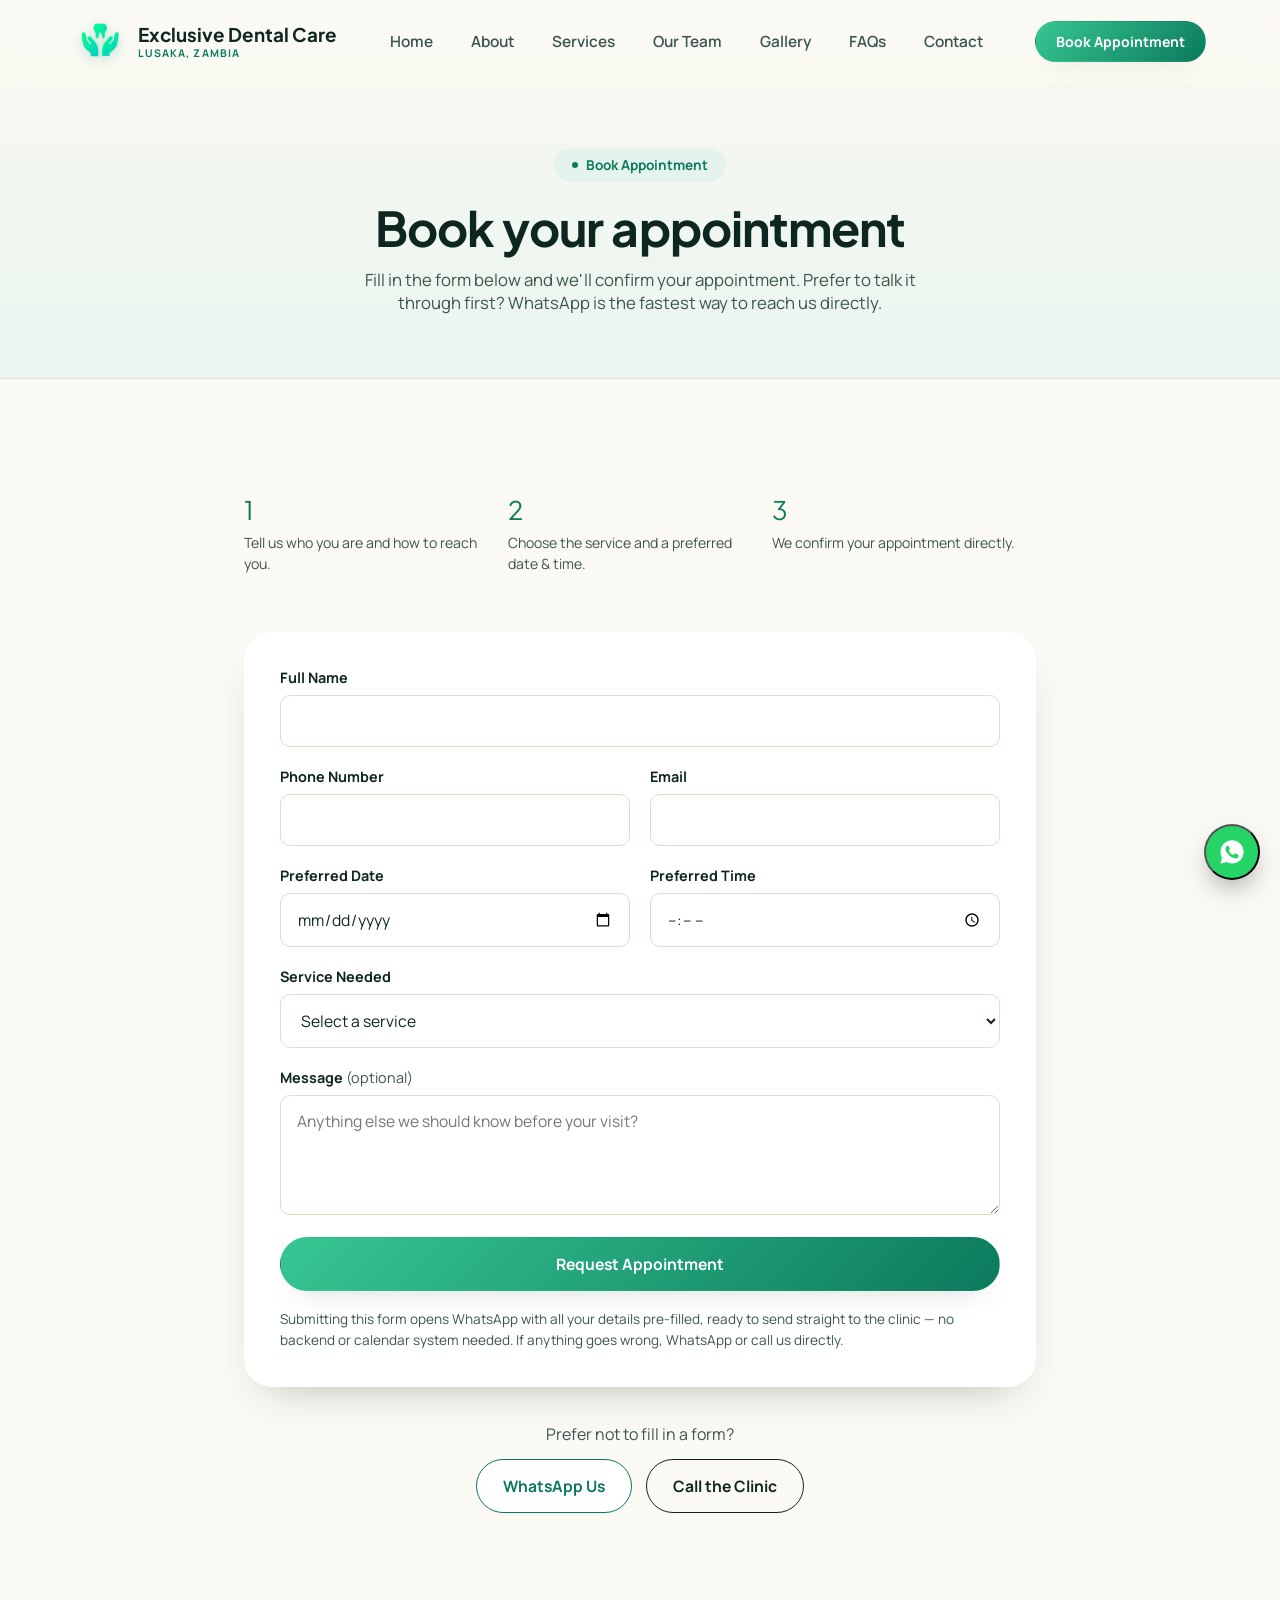
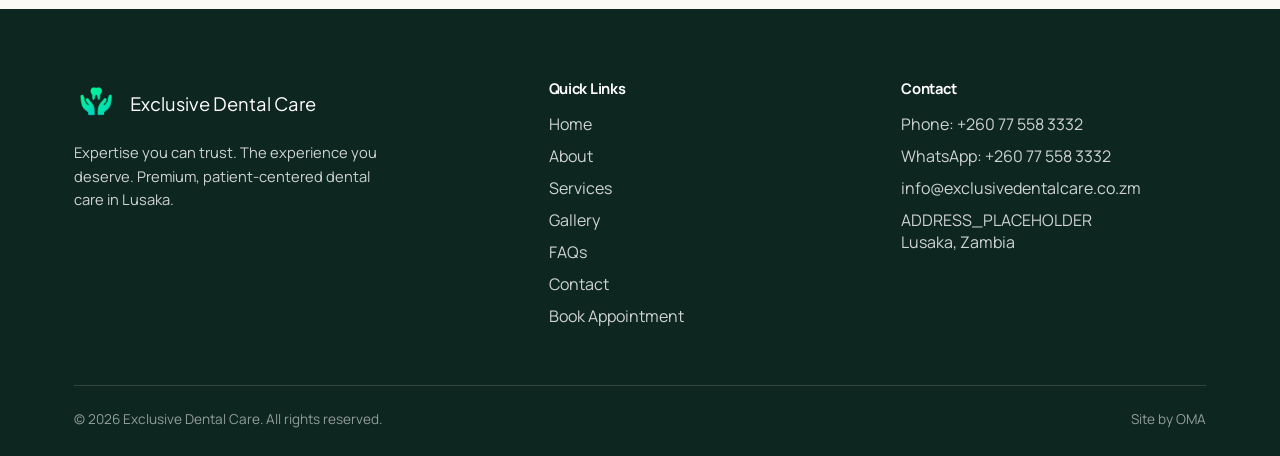
<file: appointment.html>
<!DOCTYPE html>
<html lang="en">
<head>
<meta charset="UTF-8">
<meta name="viewport" content="width=device-width, initial-scale=1.0">
<title>Book an Appointment | Exclusive Dental Care, Lusaka</title>
<meta name="description" content="Request an appointment at Exclusive Dental Care in Lusaka, or reach us instantly on WhatsApp.">
<link rel="icon" href="assets/images/logo.png">
<link rel="stylesheet" href="assets/css/style.css">
<noscript><style>#main{opacity:1!important;transform:none!important;}</style></noscript>
</head>
<body>
<a href="#main" class="skip-link">Skip to content</a>

<header class="nav" data-scrolled="true">
  <div class="container">
    <a href="index.html" class="brand"><img src="assets/images/logo.png" alt="Exclusive Dental Care logo"><span>Exclusive Dental Care<span class="brand-loc">LUSAKA, ZAMBIA</span></span></a>
    <nav class="nav-links" aria-label="Primary">
      <a href="index.html">Home</a>
      <a href="about.html">About</a>
      <a href="services.html">Services</a>
      <a href="team.html">Our Team</a>
      <a href="gallery.html">Gallery</a>
      <a href="faq.html">FAQs</a>
      <a href="contact.html">Contact</a>
    </nav>
    <div class="nav-cta">
      <a href="appointment.html" class="btn btn-primary btn-sm"><span class="bk-long">Book Appointment</span><span class="bk-short">Book Now</span></a>
    </div>
    <button class="nav-burger" aria-expanded="false" aria-controls="mobileMenu" aria-label="Open menu"><span></span><span></span><span></span></button>
  </div>
</header>
<nav class="mobile-menu" id="mobileMenu" data-open="false" aria-label="Mobile">
  <div class="mm-inner">
    <p class="mm-label" style="--i:0">Menu</p>
    <div class="mm-primary">
      <a class="mm-link" href="index.html" style="--i:1"><span class="mm-no">01</span><span class="mm-t">Home</span></a>
      <a class="mm-link" href="about.html" style="--i:2"><span class="mm-no">02</span><span class="mm-t">About</span></a>
      <a class="mm-link" href="services.html" style="--i:3"><span class="mm-no">03</span><span class="mm-t">Services</span></a>
      <a class="mm-link" href="team.html" style="--i:4"><span class="mm-no">04</span><span class="mm-t">Our Team</span></a>
    </div>
    <div class="mm-secondary">
      <a class="mm-link" href="gallery.html" style="--i:5"><span class="mm-t">Gallery</span></a>
      <a class="mm-link" href="faq.html" style="--i:6"><span class="mm-t">FAQs</span></a>
      <a class="mm-link" href="contact.html" style="--i:7"><span class="mm-t">Contact</span></a>
    </div>
    <div class="mm-cta" style="--i:8">
      <a href="appointment.html" class="btn btn-primary btn-block">Book an Appointment</a>
      <a href="#" data-whatsapp class="btn btn-light btn-block">WhatsApp Us</a>
    </div>
    <div class="mm-foot" style="--i:9">
      <strong>Exclusive Dental Care</strong>
      <span>Lusaka, Zambia</span>
      <a href="#" data-tel data-phone-display></a>
      <a href="#" data-mail data-email-display></a>
    </div>
  </div>
</nav>

<main id="main">
  <section class="page-hero">
    <div class="container">
      <span class="kicker-pill">Book Appointment</span>
      <h1>Book your appointment</h1>
      <p>Fill in the form below and we'll confirm your appointment. Prefer to talk it through first? WhatsApp is the fastest way to reach us directly.</p>
    </div>
  </section>

  <section>
    <div class="container" style="max-width:840px">
      <div class="steps reveal">
        <div class="step"><span class="num">1</span><p>Tell us who you are and how to reach you.</p></div>
        <div class="step"><span class="num">2</span><p>Choose the service and a preferred date &amp; time.</p></div>
        <div class="step"><span class="num">3</span><p>We confirm your appointment directly.</p></div>
      </div>

      <div class="form-card reveal">
        <form data-validate data-success-target="#apptSuccess" data-whatsapp-submit data-whatsapp-heading="New Appointment Request" novalidate>
          <div class="form-grid">
            <div class="field full">
              <label for="a-name">Full Name</label>
              <input id="a-name" name="name" type="text" required>
              <span class="err">Please enter your name.</span>
            </div>
            <div class="field">
              <label for="a-phone">Phone Number</label>
              <input id="a-phone" name="phone" type="tel" required>
              <span class="err">Please enter your phone number.</span>
            </div>
            <div class="field">
              <label for="a-email">Email</label>
              <input id="a-email" name="email" type="email" required>
              <span class="err">Please enter a valid email.</span>
            </div>
            <div class="field">
              <label for="a-date">Preferred Date</label>
              <input id="a-date" name="date" type="date" required>
              <span class="err">Please choose a date.</span>
            </div>
            <div class="field">
              <label for="a-time">Preferred Time</label>
              <input id="a-time" name="time" type="time" required>
              <span class="err">Please choose a time.</span>
            </div>
            <div class="field full">
              <label for="a-service">Service Needed</label>
              <select id="a-service" name="service" required>
                <option value="" disabled selected>Select a service</option>
              </select>
              <span class="err">Please select a service.</span>
            </div>
            <div class="field full">
              <label for="a-message">Message <span style="font-weight:400;color:var(--ink-soft)">(optional)</span></label>
              <textarea id="a-message" name="message" placeholder="Anything else we should know before your visit?"></textarea>
            </div>
          </div>
          <button type="submit" class="btn btn-primary btn-block" style="margin-top:22px">Request Appointment</button>
          <p class="form-note">Submitting this form opens WhatsApp with all your details pre-filled, ready to send straight to the clinic — no backend or calendar system needed. If anything goes wrong, WhatsApp or call us directly.</p>
        </form>

        <div class="form-success" id="apptSuccess">
          <div class="ic"><svg width="30" height="30" viewBox="0 0 24 24" fill="none" stroke="currentColor" stroke-width="2"><path d="M20 6 9 17l-5-5"/></svg></div>
          <h3 style="font-size:1.3rem;margin-bottom:8px">Almost there!</h3>
          <p style="color:var(--ink-soft);max-width:44ch;margin:0 auto 22px">We've opened WhatsApp in a new tab with all your appointment details filled in — just hit send to confirm with the clinic.</p>
          <a href="#" data-whatsapp data-whatsapp-fallback data-wa-message="Hello Exclusive Dental Care, I've just submitted an appointment request on your website and would like to confirm a time." class="btn btn-whatsapp">Didn't open? Tap to send on WhatsApp</a>
        </div>
      </div>

      <div style="text-align:center;margin-top:36px" class="reveal">
        <p style="color:var(--ink-soft);margin-bottom:14px">Prefer not to fill in a form?</p>
        <div class="cta-row">
          <a href="#" data-whatsapp class="btn btn-whatsapp">WhatsApp Us</a>
          <a href="#" data-tel class="btn btn-ghost">Call the Clinic</a>
        </div>
      </div>
    </div>
  </section>
</main>

<footer>
  <div class="container">
    <div class="footer-grid">
      <div>
        <div class="footer-brand"><img src="assets/images/logo.png" alt=""><span>Exclusive Dental Care</span></div>
        <p style="max-width:34ch;line-height:1.6;font-size:.92rem;">Expertise you can trust. The experience you deserve. Premium, patient-centered dental care in Lusaka.</p>
      </div>
      <div>
        <h4>Quick Links</h4>
        <ul>
          <li><a href="index.html">Home</a></li>
          <li><a href="about.html">About</a></li>
          <li><a href="services.html">Services</a></li>
          <li><a href="gallery.html">Gallery</a></li>
          <li><a href="faq.html">FAQs</a></li>
          <li><a href="contact.html">Contact</a></li>
          <li><a href="appointment.html">Book Appointment</a></li>
        </ul>
      </div>
      <div>
        <h4>Contact</h4>
        <ul>
          <li><a href="#" data-tel>Phone: <span data-phone-display></span></a></li>
          <li><a href="#" data-whatsapp>WhatsApp: <span data-whatsapp-display></span></a></li>
          <li><a href="#" data-mail data-email-display></a></li>
          <li><span data-address-display></span></li>
        </ul>
      </div>
    </div>
    <div class="footer-bottom">
      <span>© <span data-year></span> Exclusive Dental Care. All rights reserved.</span>
      <span>Site by OMA</span>
    </div>
  </div>
</footer>

<script src="assets/js/config.js"></script>
<script>
  const sel = document.getElementById('a-service');
  SERVICES.forEach(s => sel.insertAdjacentHTML('beforeend', `<option value="${s.name}">${s.name}</option>`));
  // Pre-select a service if arriving from a "Book This Treatment" link with ?service=
  const params = new URLSearchParams(location.search);
  const pre = params.get('service');
  if (pre) { const match = [...sel.options].find(o => o.value === pre); if (match) match.selected = true; }
</script>
<button class="wa-float" data-whatsapp aria-label="Chat on WhatsApp">
  <svg width="28" height="28" viewBox="0 0 24 24" fill="currentColor"><path d="M12.04 2C6.58 2 2.13 6.45 2.13 11.91c0 1.75.46 3.45 1.32 4.95L2 22l5.29-1.39a9.9 9.9 0 0 0 4.75 1.21h.01c5.46 0 9.9-4.45 9.9-9.91C21.96 6.45 17.5 2 12.04 2Zm5.8 14.01c-.24.68-1.4 1.3-1.93 1.38-.5.08-1.12.11-1.8-.11-.42-.13-.95-.31-1.64-.6-2.88-1.24-4.75-4.14-4.9-4.33-.14-.19-1.17-1.56-1.17-2.98s.73-2.11 1-2.4c.24-.27.53-.34.71-.34h.5c.16 0 .38-.02.58.45.24.56.8 1.94.87 2.08.07.14.11.31.02.5-.09.19-.14.31-.28.47-.14.16-.29.36-.42.48-.14.13-.29.28-.13.55.16.27.71 1.17 1.53 1.9 1.05.94 1.94 1.23 2.21 1.37.27.14.43.12.59-.05.16-.17.68-.79.87-1.06.19-.27.37-.22.61-.13.25.09 1.6.75 1.87.89.27.14.45.2.51.32.07.12.07.68-.17 1.36Z"/></svg>
</button>
<script src="assets/js/main.js"></script>
</body>
</html>
</file>
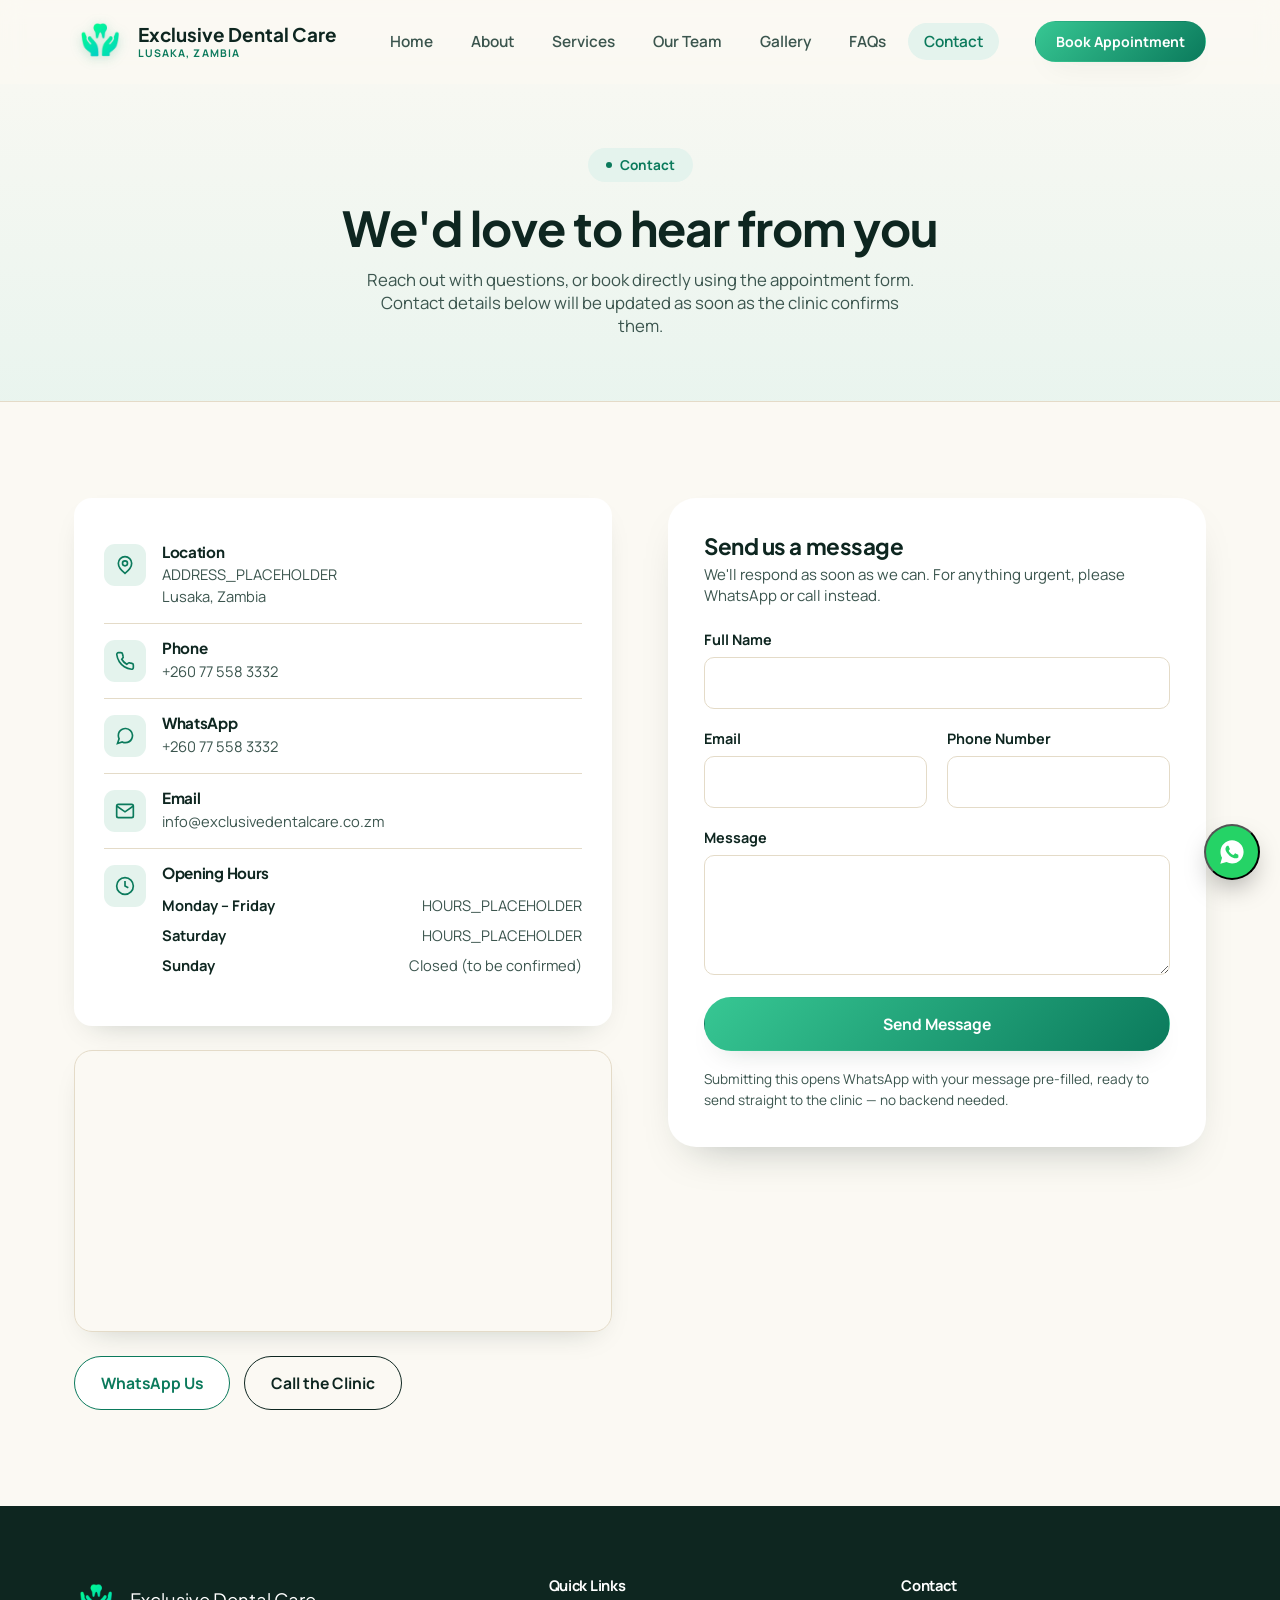
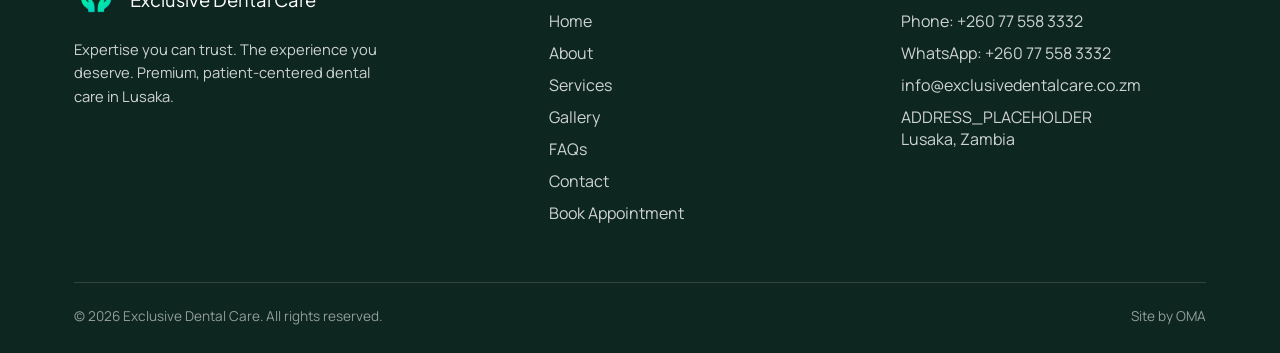
<file: contact.html>
<!DOCTYPE html>
<html lang="en">
<head>
<meta charset="UTF-8">
<meta name="viewport" content="width=device-width, initial-scale=1.0">
<title>Contact Us | Exclusive Dental Care, Lusaka</title>
<meta name="description" content="Contact Exclusive Dental Care in Lusaka — location, phone, WhatsApp, email, opening hours, and a contact form.">
<link rel="icon" href="assets/images/logo.png">
<link rel="stylesheet" href="assets/css/style.css">
<noscript><style>#main{opacity:1!important;transform:none!important;}</style></noscript>
</head>
<body>
<a href="#main" class="skip-link">Skip to content</a>

<header class="nav" data-scrolled="true">
  <div class="container">
    <a href="index.html" class="brand"><img src="assets/images/logo.png" alt="Exclusive Dental Care logo"><span>Exclusive Dental Care<span class="brand-loc">LUSAKA, ZAMBIA</span></span></a>
    <nav class="nav-links" aria-label="Primary">
      <a href="index.html">Home</a>
      <a href="about.html">About</a>
      <a href="services.html">Services</a>
      <a href="team.html">Our Team</a>
      <a href="gallery.html">Gallery</a>
      <a href="faq.html">FAQs</a>
      <a href="contact.html" aria-current="page">Contact</a>
    </nav>
    <div class="nav-cta">
      <a href="appointment.html" class="btn btn-primary btn-sm"><span class="bk-long">Book Appointment</span><span class="bk-short">Book Now</span></a>
    </div>
    <button class="nav-burger" aria-expanded="false" aria-controls="mobileMenu" aria-label="Open menu"><span></span><span></span><span></span></button>
  </div>
</header>
<nav class="mobile-menu" id="mobileMenu" data-open="false" aria-label="Mobile">
  <div class="mm-inner">
    <p class="mm-label" style="--i:0">Menu</p>
    <div class="mm-primary">
      <a class="mm-link" href="index.html" style="--i:1"><span class="mm-no">01</span><span class="mm-t">Home</span></a>
      <a class="mm-link" href="about.html" style="--i:2"><span class="mm-no">02</span><span class="mm-t">About</span></a>
      <a class="mm-link" href="services.html" style="--i:3"><span class="mm-no">03</span><span class="mm-t">Services</span></a>
      <a class="mm-link" href="team.html" style="--i:4"><span class="mm-no">04</span><span class="mm-t">Our Team</span></a>
    </div>
    <div class="mm-secondary">
      <a class="mm-link" href="gallery.html" style="--i:5"><span class="mm-t">Gallery</span></a>
      <a class="mm-link" href="faq.html" style="--i:6"><span class="mm-t">FAQs</span></a>
      <a class="mm-link" href="contact.html" aria-current="page" style="--i:7"><span class="mm-t">Contact</span></a>
    </div>
    <div class="mm-cta" style="--i:8">
      <a href="appointment.html" class="btn btn-primary btn-block">Book an Appointment</a>
      <a href="#" data-whatsapp class="btn btn-light btn-block">WhatsApp Us</a>
    </div>
    <div class="mm-foot" style="--i:9">
      <strong>Exclusive Dental Care</strong>
      <span>Lusaka, Zambia</span>
      <a href="#" data-tel data-phone-display></a>
      <a href="#" data-mail data-email-display></a>
    </div>
  </div>
</nav>

<main id="main">
  <section class="page-hero">
    <div class="container">
      <span class="kicker-pill">Contact</span>
      <h1>We'd love to hear from you</h1>
      <p>Reach out with questions, or book directly using the appointment form. Contact details below will be updated as soon as the clinic confirms them.</p>
    </div>
  </section>

  <section>
    <div class="container contact-grid">
      <div class="reveal">
        <div class="contact-info-card">
          <div class="contact-row">
            <div class="ic"><svg width="20" height="20" viewBox="0 0 24 24" fill="none" stroke="currentColor" stroke-width="2"><path d="M20 10c0 6-8 12-8 12S4 16 4 10a8 8 0 1 1 16 0Z"/><circle cx="12" cy="10" r="3"/></svg></div>
            <div><h4>Location</h4><p data-address-display></p></div>
          </div>
          <div class="contact-row">
            <div class="ic"><svg width="20" height="20" viewBox="0 0 24 24" fill="none" stroke="currentColor" stroke-width="2"><path d="M22 16.92v3a2 2 0 0 1-2.18 2 19.8 19.8 0 0 1-8.63-3.07 19.5 19.5 0 0 1-6-6A19.8 19.8 0 0 1 2.11 4.18 2 2 0 0 1 4.1 2h3a2 2 0 0 1 2 1.72c.12.9.33 1.79.63 2.65a2 2 0 0 1-.45 2.11L8.09 9.91a16 16 0 0 0 6 6l1.43-1.19a2 2 0 0 1 2.11-.45c.86.3 1.75.51 2.65.63A2 2 0 0 1 22 16.92Z"/></svg></div>
            <div><h4>Phone</h4><a href="#" data-tel data-phone-display></a></div>
          </div>
          <div class="contact-row">
            <div class="ic"><svg width="20" height="20" viewBox="0 0 24 24" fill="none" stroke="currentColor" stroke-width="2"><path d="M21 11.5a8.38 8.38 0 0 1-.9 3.8 8.5 8.5 0 0 1-7.6 4.7 8.38 8.38 0 0 1-3.8-.9L3 21l1.9-5.7a8.38 8.38 0 0 1-.9-3.8 8.5 8.5 0 0 1 4.7-7.6 8.38 8.38 0 0 1 3.8-.9h.5a8.48 8.48 0 0 1 8 8v.5Z"/></svg></div>
            <div><h4>WhatsApp</h4><a href="#" data-whatsapp data-whatsapp-display></a></div>
          </div>
          <div class="contact-row">
            <div class="ic"><svg width="20" height="20" viewBox="0 0 24 24" fill="none" stroke="currentColor" stroke-width="2"><rect x="2" y="4" width="20" height="16" rx="2"/><path d="m22 6-10 7L2 6"/></svg></div>
            <div><h4>Email</h4><a href="#" data-mail data-email-display></a></div>
          </div>
          <div class="contact-row" style="align-items:flex-start">
            <div class="ic"><svg width="20" height="20" viewBox="0 0 24 24" fill="none" stroke="currentColor" stroke-width="2"><circle cx="12" cy="12" r="10"/><path d="M12 6v6l4 2"/></svg></div>
            <div style="flex:1"><h4 style="margin-bottom:8px">Opening Hours</h4><div data-hours></div></div>
          </div>
        </div>
        <div class="map-frame">
          <iframe data-map-embed src="" title="Exclusive Dental Care location map" loading="lazy" referrerpolicy="no-referrer-when-downgrade"></iframe>
        </div>
        <div class="cta-row" style="justify-content:flex-start;margin-top:24px">
          <a href="#" data-whatsapp class="btn btn-whatsapp">WhatsApp Us</a>
          <a href="#" data-tel class="btn btn-ghost">Call the Clinic</a>
        </div>
      </div>

      <div class="reveal">
        <div class="form-card">
          <h2 style="font-size:1.4rem;margin-bottom:6px">Send us a message</h2>
          <p style="color:var(--ink-soft);font-size:.94rem;margin-bottom:24px">We'll respond as soon as we can. For anything urgent, please WhatsApp or call instead.</p>

          <form data-validate data-success-target="#contactSuccess" data-whatsapp-submit data-whatsapp-heading="New Message from the Website" novalidate>
            <div class="form-grid">
              <div class="field full">
                <label for="c-name">Full Name</label>
                <input id="c-name" name="name" type="text" required>
                <span class="err">Please enter your name.</span>
              </div>
              <div class="field">
                <label for="c-email">Email</label>
                <input id="c-email" name="email" type="email" required>
                <span class="err">Please enter a valid email.</span>
              </div>
              <div class="field">
                <label for="c-phone">Phone Number</label>
                <input id="c-phone" name="phone" type="tel" required>
                <span class="err">Please enter your phone number.</span>
              </div>
              <div class="field full">
                <label for="c-message">Message</label>
                <textarea id="c-message" name="message" required></textarea>
                <span class="err">Please enter a message.</span>
              </div>
            </div>
            <button type="submit" class="btn btn-primary btn-block" style="margin-top:22px">Send Message</button>
            <p class="form-note">Submitting this opens WhatsApp with your message pre-filled, ready to send straight to the clinic — no backend needed.</p>
          </form>

          <div class="form-success" id="contactSuccess">
            <div class="ic"><svg width="30" height="30" viewBox="0 0 24 24" fill="none" stroke="currentColor" stroke-width="2"><path d="M20 6 9 17l-5-5"/></svg></div>
            <h3 style="font-size:1.25rem;margin-bottom:8px">Almost there!</h3>
            <p style="color:var(--ink-soft);margin-bottom:18px">We've opened WhatsApp in a new tab with your message filled in — just hit send to reach the clinic.</p>
            <a href="#" data-whatsapp data-whatsapp-fallback data-wa-message="Hello Exclusive Dental Care, I've just sent a message via your website." class="btn btn-whatsapp">Didn't open? Tap to send on WhatsApp</a>
          </div>
        </div>
      </div>
    </div>
  </section>
</main>

<footer>
  <div class="container">
    <div class="footer-grid">
      <div>
        <div class="footer-brand"><img src="assets/images/logo.png" alt=""><span>Exclusive Dental Care</span></div>
        <p style="max-width:34ch;line-height:1.6;font-size:.92rem;">Expertise you can trust. The experience you deserve. Premium, patient-centered dental care in Lusaka.</p>
      </div>
      <div>
        <h4>Quick Links</h4>
        <ul>
          <li><a href="index.html">Home</a></li>
          <li><a href="about.html">About</a></li>
          <li><a href="services.html">Services</a></li>
          <li><a href="gallery.html">Gallery</a></li>
          <li><a href="faq.html">FAQs</a></li>
          <li><a href="contact.html">Contact</a></li>
          <li><a href="appointment.html">Book Appointment</a></li>
        </ul>
      </div>
      <div>
        <h4>Contact</h4>
        <ul>
          <li><a href="#" data-tel>Phone: <span data-phone-display></span></a></li>
          <li><a href="#" data-whatsapp>WhatsApp: <span data-whatsapp-display></span></a></li>
          <li><a href="#" data-mail data-email-display></a></li>
          <li><span data-address-display></span></li>
        </ul>
      </div>
    </div>
    <div class="footer-bottom">
      <span>© <span data-year></span> Exclusive Dental Care. All rights reserved.</span>
      <span>Site by OMA</span>
    </div>
  </div>
</footer>

<script src="assets/js/config.js"></script>
<button class="wa-float" data-whatsapp aria-label="Chat on WhatsApp">
  <svg width="28" height="28" viewBox="0 0 24 24" fill="currentColor"><path d="M12.04 2C6.58 2 2.13 6.45 2.13 11.91c0 1.75.46 3.45 1.32 4.95L2 22l5.29-1.39a9.9 9.9 0 0 0 4.75 1.21h.01c5.46 0 9.9-4.45 9.9-9.91C21.96 6.45 17.5 2 12.04 2Zm5.8 14.01c-.24.68-1.4 1.3-1.93 1.38-.5.08-1.12.11-1.8-.11-.42-.13-.95-.31-1.64-.6-2.88-1.24-4.75-4.14-4.9-4.33-.14-.19-1.17-1.56-1.17-2.98s.73-2.11 1-2.4c.24-.27.53-.34.71-.34h.5c.16 0 .38-.02.58.45.24.56.8 1.94.87 2.08.07.14.11.31.02.5-.09.19-.14.31-.28.47-.14.16-.29.36-.42.48-.14.13-.29.28-.13.55.16.27.71 1.17 1.53 1.9 1.05.94 1.94 1.23 2.21 1.37.27.14.43.12.59-.05.16-.17.68-.79.87-1.06.19-.27.37-.22.61-.13.25.09 1.6.75 1.87.89.27.14.45.2.51.32.07.12.07.68-.17 1.36Z"/></svg>
</button>
<script src="assets/js/main.js"></script>
</body>
</html>
</file>
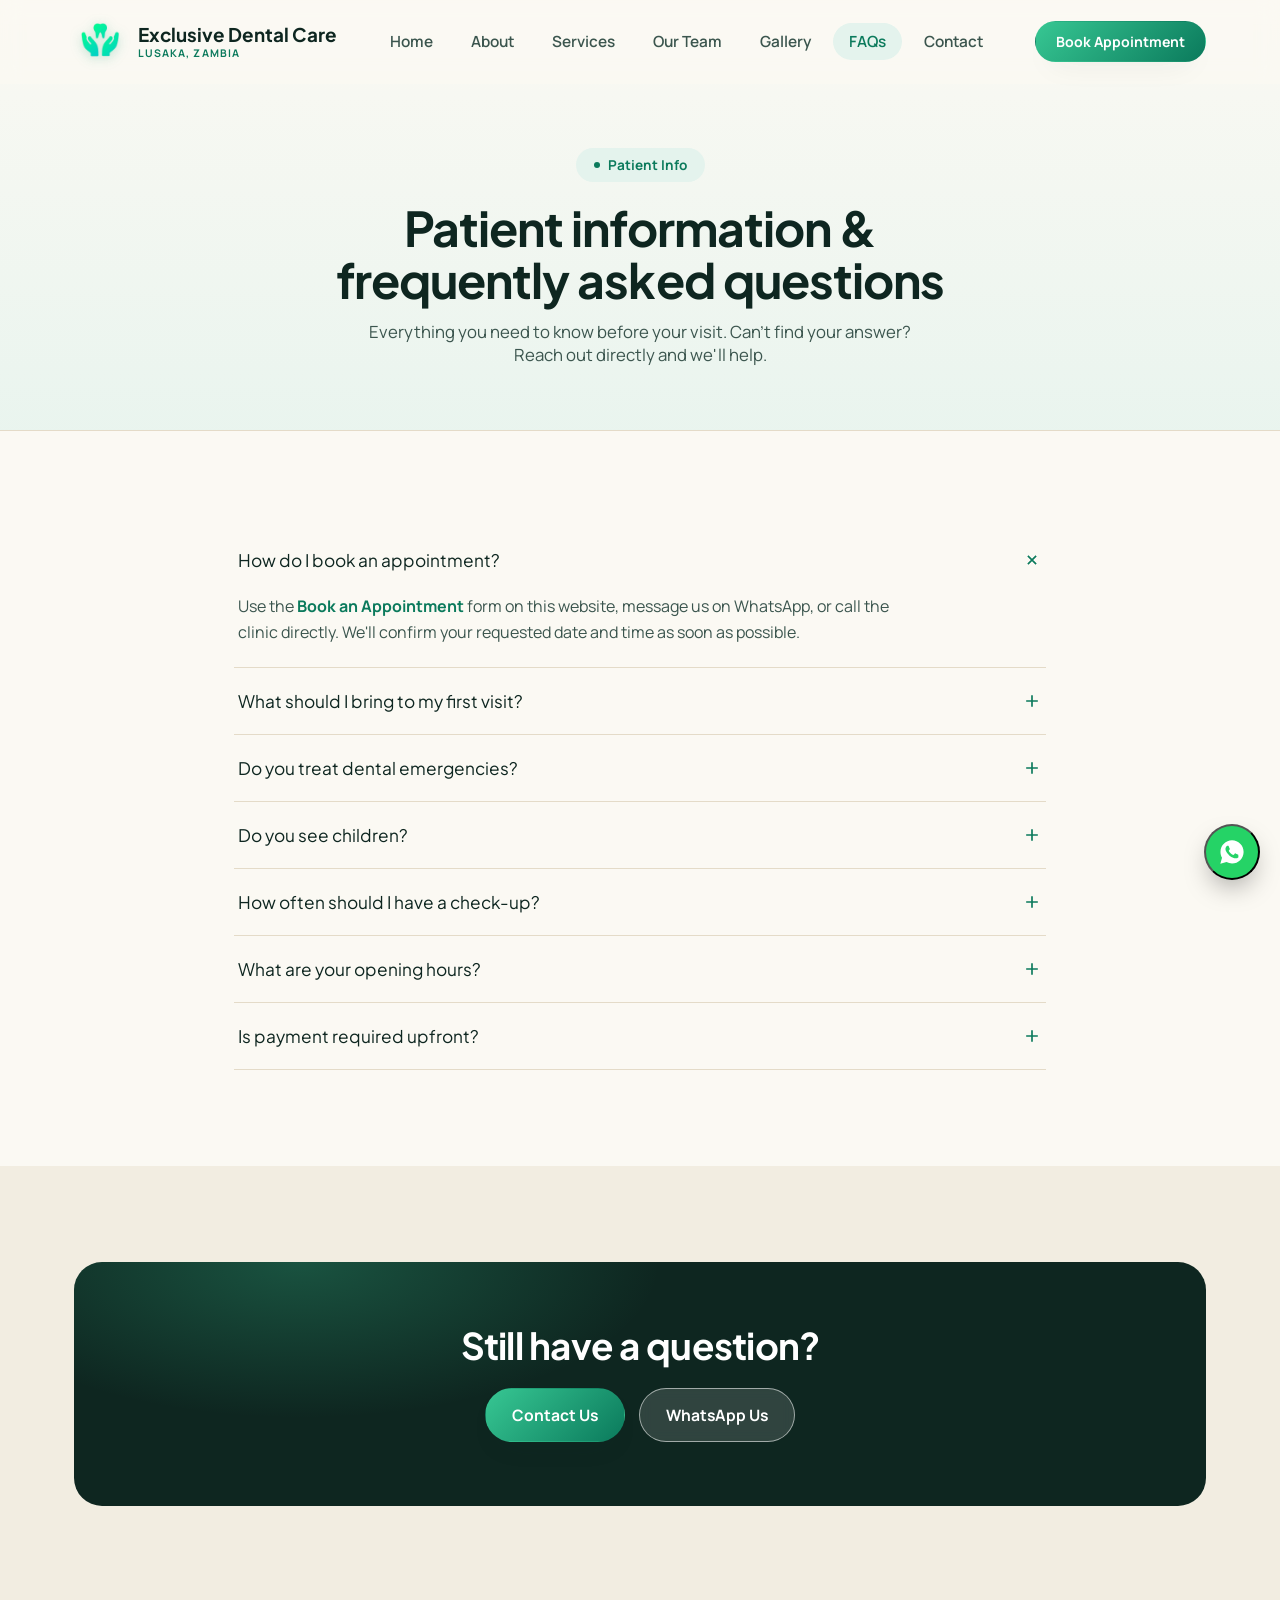
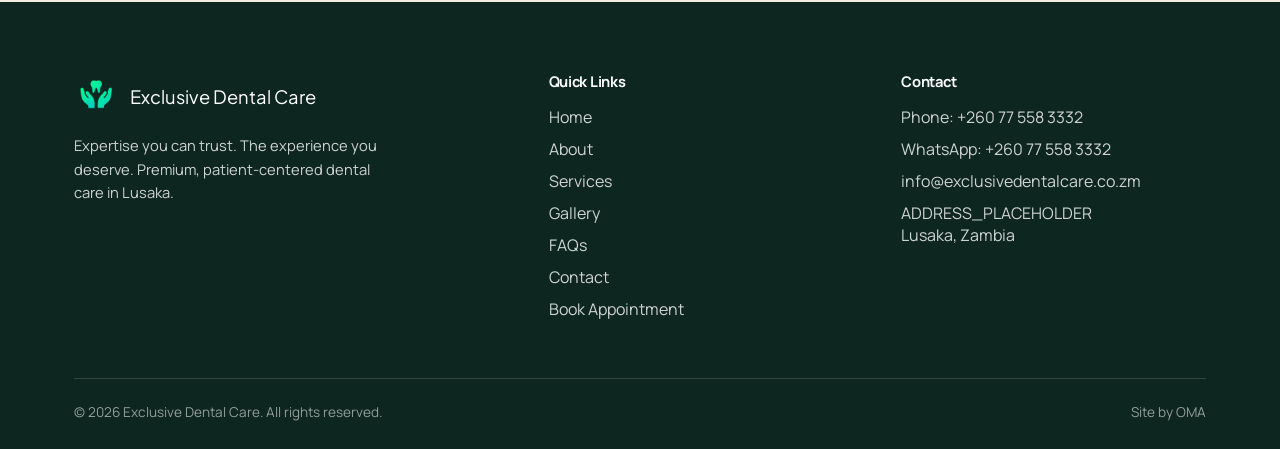
<file: faq.html>
<!DOCTYPE html>
<html lang="en">
<head>
<meta charset="UTF-8">
<meta name="viewport" content="width=device-width, initial-scale=1.0">
<title>Patient Information &amp; FAQs | Exclusive Dental Care, Lusaka</title>
<meta name="description" content="Answers to common questions about appointments, payment, and what to expect at Exclusive Dental Care.">
<link rel="icon" href="assets/images/logo.png">
<link rel="stylesheet" href="assets/css/style.css">
<noscript><style>#main{opacity:1!important;transform:none!important;}</style></noscript>
</head>
<body>
<a href="#main" class="skip-link">Skip to content</a>

<header class="nav" data-scrolled="true">
  <div class="container">
    <a href="index.html" class="brand"><img src="assets/images/logo.png" alt="Exclusive Dental Care logo"><span>Exclusive Dental Care<span class="brand-loc">LUSAKA, ZAMBIA</span></span></a>
    <nav class="nav-links" aria-label="Primary">
      <a href="index.html">Home</a>
      <a href="about.html">About</a>
      <a href="services.html">Services</a>
      <a href="team.html">Our Team</a>
      <a href="gallery.html">Gallery</a>
      <a href="faq.html" aria-current="page">FAQs</a>
      <a href="contact.html">Contact</a>
    </nav>
    <div class="nav-cta">
      <a href="appointment.html" class="btn btn-primary btn-sm"><span class="bk-long">Book Appointment</span><span class="bk-short">Book Now</span></a>
    </div>
    <button class="nav-burger" aria-expanded="false" aria-controls="mobileMenu" aria-label="Open menu"><span></span><span></span><span></span></button>
  </div>
</header>
<nav class="mobile-menu" id="mobileMenu" data-open="false" aria-label="Mobile">
  <div class="mm-inner">
    <p class="mm-label" style="--i:0">Menu</p>
    <div class="mm-primary">
      <a class="mm-link" href="index.html" style="--i:1"><span class="mm-no">01</span><span class="mm-t">Home</span></a>
      <a class="mm-link" href="about.html" style="--i:2"><span class="mm-no">02</span><span class="mm-t">About</span></a>
      <a class="mm-link" href="services.html" style="--i:3"><span class="mm-no">03</span><span class="mm-t">Services</span></a>
      <a class="mm-link" href="team.html" style="--i:4"><span class="mm-no">04</span><span class="mm-t">Our Team</span></a>
    </div>
    <div class="mm-secondary">
      <a class="mm-link" href="gallery.html" style="--i:5"><span class="mm-t">Gallery</span></a>
      <a class="mm-link" href="faq.html" aria-current="page" style="--i:6"><span class="mm-t">FAQs</span></a>
      <a class="mm-link" href="contact.html" style="--i:7"><span class="mm-t">Contact</span></a>
    </div>
    <div class="mm-cta" style="--i:8">
      <a href="appointment.html" class="btn btn-primary btn-block">Book an Appointment</a>
      <a href="#" data-whatsapp class="btn btn-light btn-block">WhatsApp Us</a>
    </div>
    <div class="mm-foot" style="--i:9">
      <strong>Exclusive Dental Care</strong>
      <span>Lusaka, Zambia</span>
      <a href="#" data-tel data-phone-display></a>
      <a href="#" data-mail data-email-display></a>
    </div>
  </div>
</nav>

<main id="main">
  <section class="page-hero">
    <div class="container">
      <span class="kicker-pill">Patient Info</span>
      <h1>Patient information &amp; frequently asked questions</h1>
      <p>Everything you need to know before your visit. Can't find your answer? Reach out directly and we'll help.</p>
    </div>
  </section>

  <section>
    <div class="container" style="max-width:860px">
      <details class="faq-item reveal" open>
        <summary>How do I book an appointment?<svg class="chev" width="20" height="20" viewBox="0 0 24 24" fill="none" stroke="currentColor" stroke-width="2"><path d="M12 5v14M5 12h14"/></svg></summary>
        <p>Use the <a href="appointment.html" style="color:var(--teal-deep);font-weight:700">Book an Appointment</a> form on this website, message us on WhatsApp, or call the clinic directly. We'll confirm your requested date and time as soon as possible.</p>
      </details>
      <details class="faq-item reveal">
        <summary>What should I bring to my first visit?<svg class="chev" width="20" height="20" viewBox="0 0 24 24" fill="none" stroke="currentColor" stroke-width="2"><path d="M12 5v14M5 12h14"/></svg></summary>
        <p>Please bring a valid ID and, if applicable, any relevant previous dental records or referral letters. If you have specific insurance or payment questions, feel free to ask when you book.</p>
      </details>
      <details class="faq-item reveal">
        <summary>Do you treat dental emergencies?<svg class="chev" width="20" height="20" viewBox="0 0 24 24" fill="none" stroke="currentColor" stroke-width="2"><path d="M12 5v14M5 12h14"/></svg></summary>
        <p>Yes. If you're dealing with sudden pain, swelling, or an injury to a tooth, call or WhatsApp the clinic directly so we can prioritize getting you seen.</p>
      </details>
      <details class="faq-item reveal">
        <summary>Do you see children?<svg class="chev" width="20" height="20" viewBox="0 0 24 24" fill="none" stroke="currentColor" stroke-width="2"><path d="M12 5v14M5 12h14"/></svg></summary>
        <p>Yes, we welcome younger patients and take a gentle, unhurried approach to help build comfort with dental visits from an early age.</p>
      </details>
      <details class="faq-item reveal">
        <summary>How often should I have a check-up?<svg class="chev" width="20" height="20" viewBox="0 0 24 24" fill="none" stroke="currentColor" stroke-width="2"><path d="M12 5v14M5 12h14"/></svg></summary>
        <p>Generally, every six months is a reasonable rhythm for most patients — though your dentist may suggest a different interval based on your individual oral health.</p>
      </details>
      <details class="faq-item reveal">
        <summary>What are your opening hours?<svg class="chev" width="20" height="20" viewBox="0 0 24 24" fill="none" stroke="currentColor" stroke-width="2"><path d="M12 5v14M5 12h14"/></svg></summary>
        <p>Our confirmed opening hours are listed on the <a href="contact.html" style="color:var(--teal-deep);font-weight:700">Contact page</a>.</p>
      </details>
      <details class="faq-item reveal">
        <summary>Is payment required upfront?<svg class="chev" width="20" height="20" viewBox="0 0 24 24" fill="none" stroke="currentColor" stroke-width="2"><path d="M12 5v14M5 12h14"/></svg></summary>
        <p>Payment terms will be confirmed directly with the clinic once your appointment is booked — details will be added here once finalized.</p>
      </details>
    </div>
  </section>

  <section style="background:var(--sand)">
    <div class="container">
      <div class="cta-band reveal">
        <h2>Still have a question?</h2>
        <div class="cta-row">
          <a href="contact.html" class="btn btn-primary">Contact Us</a>
          <a href="#" data-whatsapp class="btn btn-light">WhatsApp Us</a>
        </div>
      </div>
    </div>
  </section>
</main>

<footer>
  <div class="container">
    <div class="footer-grid">
      <div>
        <div class="footer-brand"><img src="assets/images/logo.png" alt=""><span>Exclusive Dental Care</span></div>
        <p style="max-width:34ch;line-height:1.6;font-size:.92rem;">Expertise you can trust. The experience you deserve. Premium, patient-centered dental care in Lusaka.</p>
      </div>
      <div>
        <h4>Quick Links</h4>
        <ul>
          <li><a href="index.html">Home</a></li>
          <li><a href="about.html">About</a></li>
          <li><a href="services.html">Services</a></li>
          <li><a href="gallery.html">Gallery</a></li>
          <li><a href="faq.html">FAQs</a></li>
          <li><a href="contact.html">Contact</a></li>
          <li><a href="appointment.html">Book Appointment</a></li>
        </ul>
      </div>
      <div>
        <h4>Contact</h4>
        <ul>
          <li><a href="#" data-tel>Phone: <span data-phone-display></span></a></li>
          <li><a href="#" data-whatsapp>WhatsApp: <span data-whatsapp-display></span></a></li>
          <li><a href="#" data-mail data-email-display></a></li>
          <li><span data-address-display></span></li>
        </ul>
      </div>
    </div>
    <div class="footer-bottom">
      <span>© <span data-year></span> Exclusive Dental Care. All rights reserved.</span>
      <span>Site by OMA</span>
    </div>
  </div>
</footer>

<script src="assets/js/config.js"></script>
<button class="wa-float" data-whatsapp aria-label="Chat on WhatsApp">
  <svg width="28" height="28" viewBox="0 0 24 24" fill="currentColor"><path d="M12.04 2C6.58 2 2.13 6.45 2.13 11.91c0 1.75.46 3.45 1.32 4.95L2 22l5.29-1.39a9.9 9.9 0 0 0 4.75 1.21h.01c5.46 0 9.9-4.45 9.9-9.91C21.96 6.45 17.5 2 12.04 2Zm5.8 14.01c-.24.68-1.4 1.3-1.93 1.38-.5.08-1.12.11-1.8-.11-.42-.13-.95-.31-1.64-.6-2.88-1.24-4.75-4.14-4.9-4.33-.14-.19-1.17-1.56-1.17-2.98s.73-2.11 1-2.4c.24-.27.53-.34.71-.34h.5c.16 0 .38-.02.58.45.24.56.8 1.94.87 2.08.07.14.11.31.02.5-.09.19-.14.31-.28.47-.14.16-.29.36-.42.48-.14.13-.29.28-.13.55.16.27.71 1.17 1.53 1.9 1.05.94 1.94 1.23 2.21 1.37.27.14.43.12.59-.05.16-.17.68-.79.87-1.06.19-.27.37-.22.61-.13.25.09 1.6.75 1.87.89.27.14.45.2.51.32.07.12.07.68-.17 1.36Z"/></svg>
</button>
<script src="assets/js/main.js"></script>
</body>
</html>
</file>
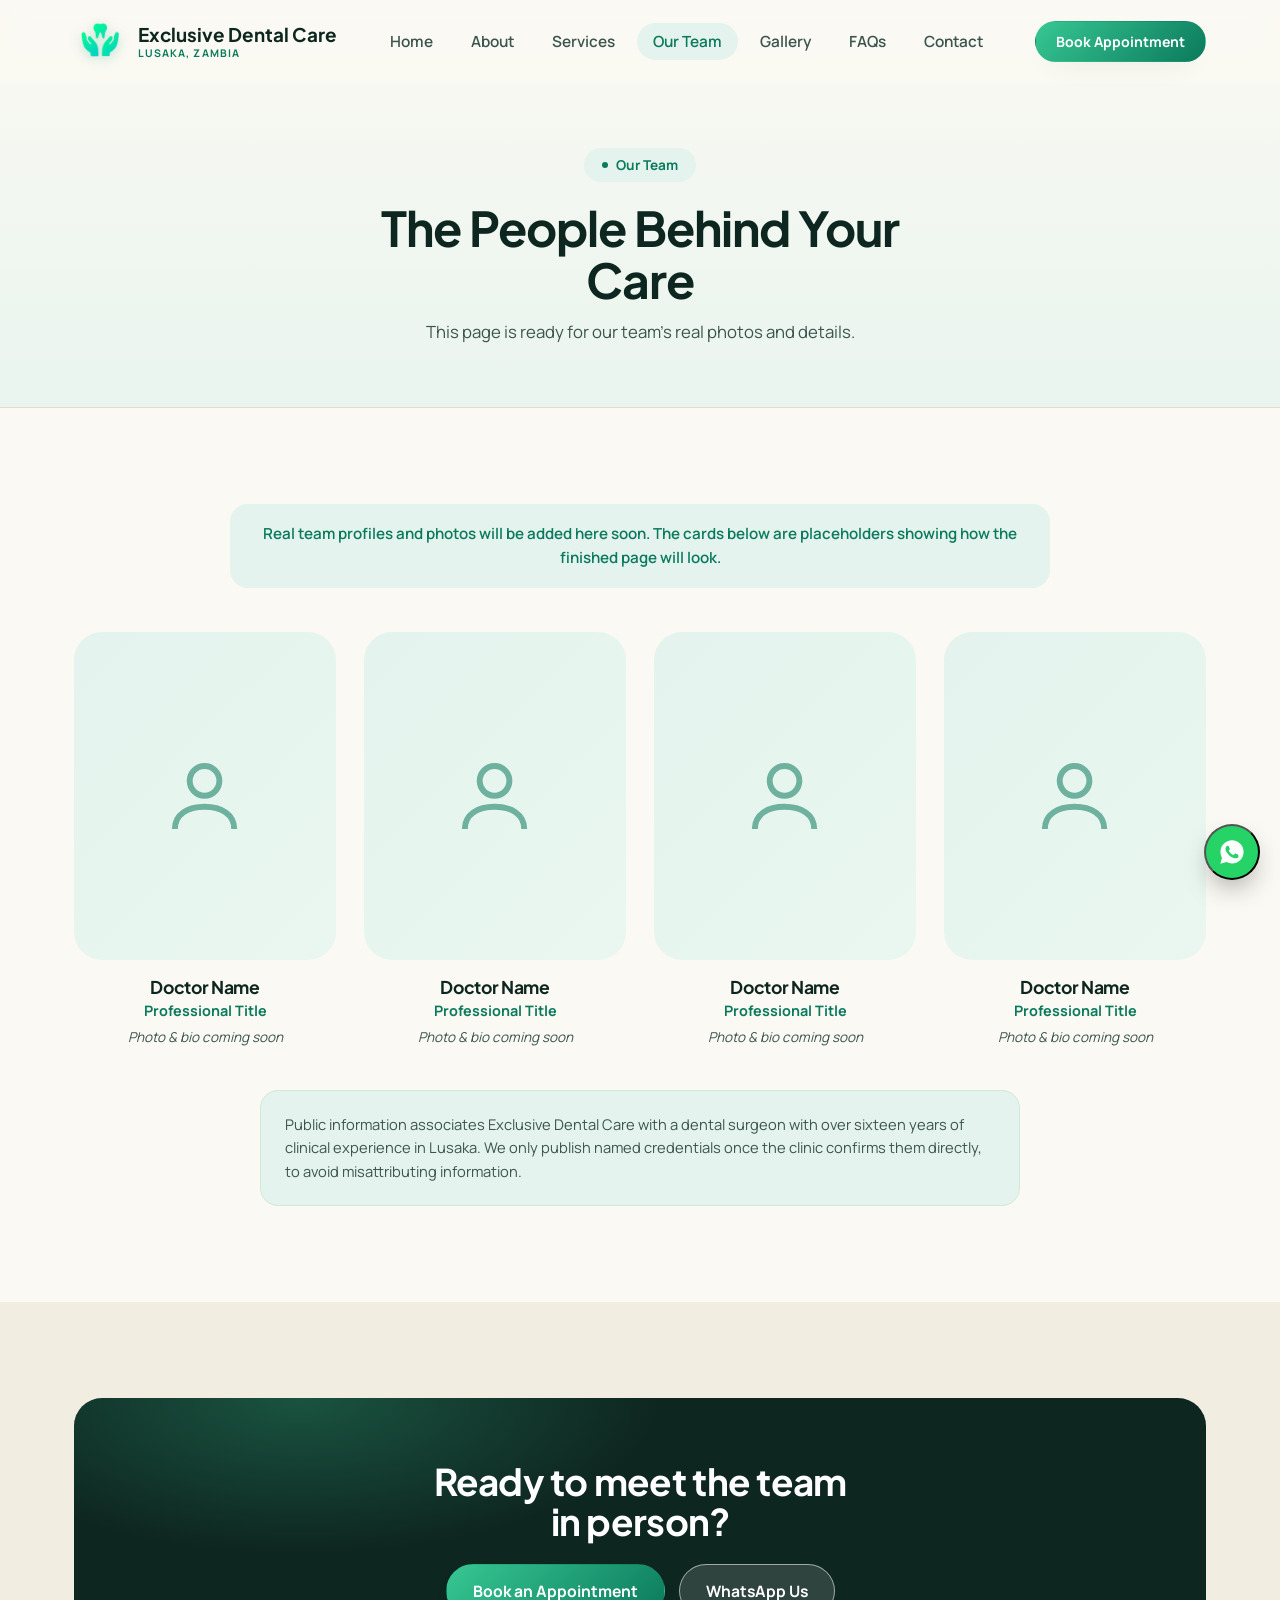
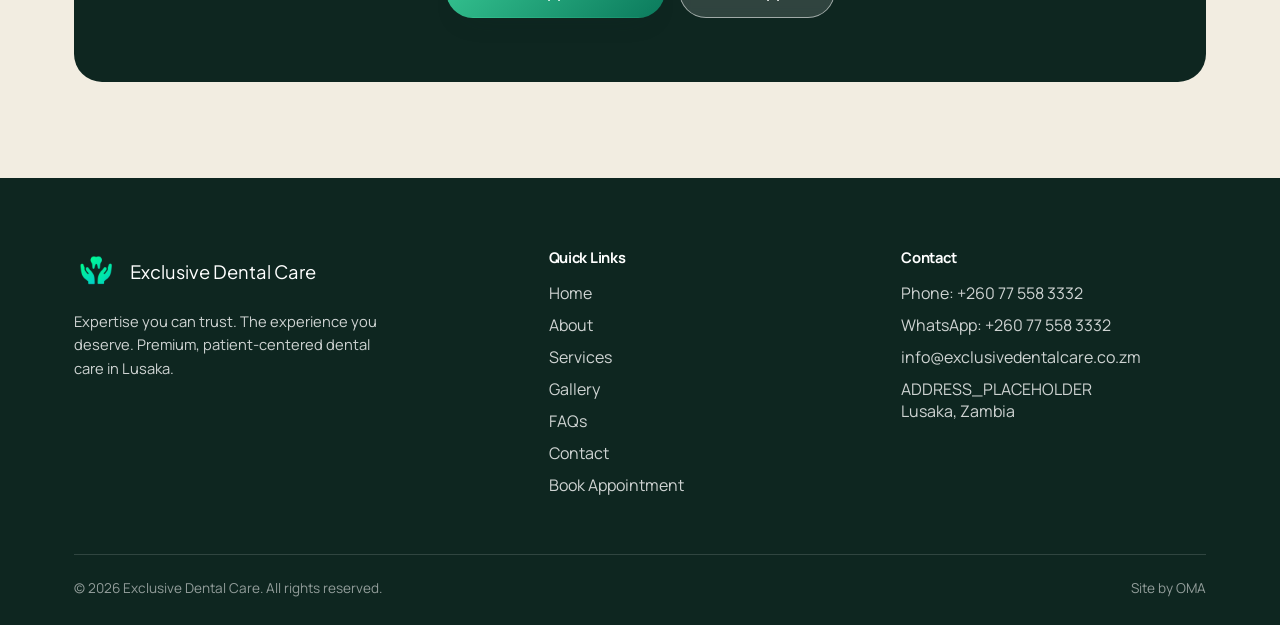
<file: team.html>
<!DOCTYPE html>
<html lang="en">
<head>
<meta charset="UTF-8">
<meta name="viewport" content="width=device-width, initial-scale=1.0">
<title>Our Team | Exclusive Dental Care, Lusaka</title>
<meta name="description" content="Meet the clinical team at Exclusive Dental Care, Lusaka.">
<link rel="icon" href="assets/images/logo.png">
<link rel="stylesheet" href="assets/css/style.css">
<noscript><style>#main{opacity:1!important;transform:none!important;}</style></noscript>
</head>
<body>
<a href="#main" class="skip-link">Skip to content</a>

<header class="nav" data-scrolled="true">
  <div class="container">
    <a href="index.html" class="brand"><img src="assets/images/logo.png" alt="Exclusive Dental Care logo"><span>Exclusive Dental Care<span class="brand-loc">LUSAKA, ZAMBIA</span></span></a>
    <nav class="nav-links" aria-label="Primary">
      <a href="index.html">Home</a>
      <a href="about.html">About</a>
      <a href="services.html">Services</a>
      <a href="team.html" aria-current="page">Our Team</a>
      <a href="gallery.html">Gallery</a>
      <a href="faq.html">FAQs</a>
      <a href="contact.html">Contact</a>
    </nav>
    <div class="nav-cta">
      <a href="appointment.html" class="btn btn-primary btn-sm"><span class="bk-long">Book Appointment</span><span class="bk-short">Book Now</span></a>
    </div>
    <button class="nav-burger" aria-expanded="false" aria-controls="mobileMenu" aria-label="Open menu"><span></span><span></span><span></span></button>
  </div>
</header>
<nav class="mobile-menu" id="mobileMenu" data-open="false" aria-label="Mobile">
  <div class="mm-inner">
    <p class="mm-label" style="--i:0">Menu</p>
    <div class="mm-primary">
      <a class="mm-link" href="index.html" style="--i:1"><span class="mm-no">01</span><span class="mm-t">Home</span></a>
      <a class="mm-link" href="about.html" style="--i:2"><span class="mm-no">02</span><span class="mm-t">About</span></a>
      <a class="mm-link" href="services.html" style="--i:3"><span class="mm-no">03</span><span class="mm-t">Services</span></a>
      <a class="mm-link" href="team.html" aria-current="page" style="--i:4"><span class="mm-no">04</span><span class="mm-t">Our Team</span></a>
    </div>
    <div class="mm-secondary">
      <a class="mm-link" href="gallery.html" style="--i:5"><span class="mm-t">Gallery</span></a>
      <a class="mm-link" href="faq.html" style="--i:6"><span class="mm-t">FAQs</span></a>
      <a class="mm-link" href="contact.html" style="--i:7"><span class="mm-t">Contact</span></a>
    </div>
    <div class="mm-cta" style="--i:8">
      <a href="appointment.html" class="btn btn-primary btn-block">Book an Appointment</a>
      <a href="#" data-whatsapp class="btn btn-light btn-block">WhatsApp Us</a>
    </div>
    <div class="mm-foot" style="--i:9">
      <strong>Exclusive Dental Care</strong>
      <span>Lusaka, Zambia</span>
      <a href="#" data-tel data-phone-display></a>
      <a href="#" data-mail data-email-display></a>
    </div>
  </div>
</nav>

<main id="main">
  <section class="page-hero">
    <div class="container">
      <span class="kicker-pill">Our Team</span>
      <h1>The People Behind Your Care</h1>
      <p>This page is ready for our team's real photos and details.</p>
    </div>
  </section>

  <section>
    <div class="container">
      <div class="info-banner reveal" style="max-width:820px;margin:0 auto 44px;">
        Real team profiles and photos will be added here soon. The cards below are placeholders showing how the finished page will look.
      </div>
      <div class="team-grid">
        <div class="team-card reveal">
          <div class="photo placeholder"><svg viewBox="0 0 24 24" fill="none" stroke="currentColor" stroke-width="1.6"><circle cx="12" cy="8" r="4"/><path d="M4 21c0-4 3.5-6 8-6s8 2 8 6"/></svg></div>
          <h3>Doctor Name</h3>
          <p class="role">Professional Title</p>
          <p class="bio-pending">Photo &amp; bio coming soon</p>
        </div>
        <div class="team-card reveal">
          <div class="photo placeholder"><svg viewBox="0 0 24 24" fill="none" stroke="currentColor" stroke-width="1.6"><circle cx="12" cy="8" r="4"/><path d="M4 21c0-4 3.5-6 8-6s8 2 8 6"/></svg></div>
          <h3>Doctor Name</h3>
          <p class="role">Professional Title</p>
          <p class="bio-pending">Photo &amp; bio coming soon</p>
        </div>
        <div class="team-card reveal">
          <div class="photo placeholder"><svg viewBox="0 0 24 24" fill="none" stroke="currentColor" stroke-width="1.6"><circle cx="12" cy="8" r="4"/><path d="M4 21c0-4 3.5-6 8-6s8 2 8 6"/></svg></div>
          <h3>Doctor Name</h3>
          <p class="role">Professional Title</p>
          <p class="bio-pending">Photo &amp; bio coming soon</p>
        </div>
        <div class="team-card reveal">
          <div class="photo placeholder"><svg viewBox="0 0 24 24" fill="none" stroke="currentColor" stroke-width="1.6"><circle cx="12" cy="8" r="4"/><path d="M4 21c0-4 3.5-6 8-6s8 2 8 6"/></svg></div>
          <h3>Doctor Name</h3>
          <p class="role">Professional Title</p>
          <p class="bio-pending">Photo &amp; bio coming soon</p>
        </div>
      </div>
      <div class="note-box reveal" style="margin-top:44px;max-width:760px;margin-left:auto;margin-right:auto;">
        Public information associates Exclusive Dental Care with a dental surgeon with over sixteen years of clinical experience in Lusaka. We only publish named credentials once the clinic confirms them directly, to avoid misattributing information.
      </div>
    </div>
  </section>

  <section style="background:var(--sand)">
    <div class="container">
      <div class="cta-band reveal">
        <h2>Ready to meet the team in person?</h2>
        <div class="cta-row">
          <a href="appointment.html" class="btn btn-primary">Book an Appointment</a>
          <a href="#" data-whatsapp class="btn btn-light">WhatsApp Us</a>
        </div>
      </div>
    </div>
  </section>
</main>

<footer>
  <div class="container">
    <div class="footer-grid">
      <div>
        <div class="footer-brand"><img src="assets/images/logo.png" alt=""><span>Exclusive Dental Care</span></div>
        <p style="max-width:34ch;line-height:1.6;font-size:.92rem;">Expertise you can trust. The experience you deserve. Premium, patient-centered dental care in Lusaka.</p>
      </div>
      <div>
        <h4>Quick Links</h4>
        <ul>
          <li><a href="index.html">Home</a></li>
          <li><a href="about.html">About</a></li>
          <li><a href="services.html">Services</a></li>
          <li><a href="gallery.html">Gallery</a></li>
          <li><a href="faq.html">FAQs</a></li>
          <li><a href="contact.html">Contact</a></li>
          <li><a href="appointment.html">Book Appointment</a></li>
        </ul>
      </div>
      <div>
        <h4>Contact</h4>
        <ul>
          <li><a href="#" data-tel>Phone: <span data-phone-display></span></a></li>
          <li><a href="#" data-whatsapp>WhatsApp: <span data-whatsapp-display></span></a></li>
          <li><a href="#" data-mail data-email-display></a></li>
          <li><span data-address-display></span></li>
        </ul>
      </div>
    </div>
    <div class="footer-bottom">
      <span>© <span data-year></span> Exclusive Dental Care. All rights reserved.</span>
      <span>Site by OMA</span>
    </div>
  </div>
</footer>

<script src="assets/js/config.js"></script>
<button class="wa-float" data-whatsapp aria-label="Chat on WhatsApp">
  <svg width="28" height="28" viewBox="0 0 24 24" fill="currentColor"><path d="M12.04 2C6.58 2 2.13 6.45 2.13 11.91c0 1.75.46 3.45 1.32 4.95L2 22l5.29-1.39a9.9 9.9 0 0 0 4.75 1.21h.01c5.46 0 9.9-4.45 9.9-9.91C21.96 6.45 17.5 2 12.04 2Zm5.8 14.01c-.24.68-1.4 1.3-1.93 1.38-.5.08-1.12.11-1.8-.11-.42-.13-.95-.31-1.64-.6-2.88-1.24-4.75-4.14-4.9-4.33-.14-.19-1.17-1.56-1.17-2.98s.73-2.11 1-2.4c.24-.27.53-.34.71-.34h.5c.16 0 .38-.02.58.45.24.56.8 1.94.87 2.08.07.14.11.31.02.5-.09.19-.14.31-.28.47-.14.16-.29.36-.42.48-.14.13-.29.28-.13.55.16.27.71 1.17 1.53 1.9 1.05.94 1.94 1.23 2.21 1.37.27.14.43.12.59-.05.16-.17.68-.79.87-1.06.19-.27.37-.22.61-.13.25.09 1.6.75 1.87.89.27.14.45.2.51.32.07.12.07.68-.17 1.36Z"/></svg>
</button>
<script src="assets/js/main.js"></script>
</body>
</html>
</file>
<file: assets/css/style.css>
/* =========================================================================
   EXCLUSIVE DENTAL CARE — DESIGN SYSTEM
   Palette:  deep teal ink, emerald-to-teal brand gradient, warm cream base,
             soft sand surface, quiet gold hairline accent (used sparingly).
   Type:     Fraunces (display/serif) + Manrope (body/UI)
   ========================================================================= */

@import url('https://fonts.googleapis.com/css2?family=Plus+Jakarta+Sans:wght@400;500;600;700;800&family=Manrope:wght@400;500;600;700;800&display=swap');

:root{
  --ink:        #0E2620;
  --ink-soft:   #3B554E;
  --teal-deep:  #0B7A5C;
  --teal:       #12966E;
  --teal-light: #37C793;
  --teal-pale:  #E4F3ED;
  --gold:       #B8933B;
  --cream:      #FBF9F3;
  --sand:       #F2EDE1;
  --sand-line:  #E4DBC8;
  --white:      #FFFFFF;
  --shadow-soft: 0 20px 45px -25px rgba(14,38,32,.35);
  --shadow-card: 0 12px 30px -18px rgba(14,38,32,.28);
  --radius-lg: 28px;
  --radius-md: 18px;
  --radius-sm: 10px;
  --maxw: 1180px;
  --nav-h: 84px;
  --ease: cubic-bezier(.22,.61,.36,1);
}

*,*::before,*::after{ box-sizing:border-box; }
html{ scroll-behavior:smooth; scroll-padding-top: var(--nav-h); }
@media (prefers-reduced-motion: reduce){
  html{ scroll-behavior:auto; }
  *,*::before,*::after{ animation-duration:.001ms !important; animation-iteration-count:1 !important; transition-duration:.001ms !important; scroll-behavior:auto !important; }
}

body{
  margin:0;
  font-family:'Manrope',sans-serif;
  color:var(--ink);
  background:var(--cream);
  -webkit-font-smoothing:antialiased;
  overflow-x:hidden;
}

img{ max-width:100%; display:block; }
a{ color:inherit; text-decoration:none; }
button{ font-family:inherit; cursor:pointer; }
ul{ margin:0; padding:0; list-style:none; }
h1,h2,h3,h4{ font-family:'Plus Jakarta Sans',sans-serif; margin:0; font-weight:700; letter-spacing:-.02em; line-height:1.08; }
p{ margin:0; }

.container{ max-width:var(--maxw); margin:0 auto; padding:0 24px; }
section{ padding: 96px 0; }
@media (max-width:720px){ section{ padding:64px 0; } }

.eyebrow-free{ /* intentionally no ALL-CAPS eyebrow labels used site-wide */ }

/* ---------- page transitions (fade + slide the main content only, so the
   fixed nav / floating WhatsApp button / welcome overlay never shift) ---------- */
#main{ opacity:0; transform:translateY(14px); }
#main.page-ready{
  opacity:1; transform:translateY(0);
  transition:opacity .5s var(--ease), transform .5s var(--ease);
}
#main.page-exit{
  opacity:0; transform:translateY(-10px);
  transition:opacity .28s var(--ease), transform .28s var(--ease);
}

/* ---------- focus & accessibility ---------- */
a:focus-visible, button:focus-visible, input:focus-visible, textarea:focus-visible, select:focus-visible{
  outline: 3px solid var(--teal-light);
  outline-offset: 3px;
  border-radius: 6px;
}
.skip-link{
  position:absolute; left:12px; top:-60px; background:var(--ink); color:#fff;
  padding:10px 16px; border-radius:8px; z-index:1000; transition:top .2s var(--ease);
}
.skip-link:focus{ top:12px; }

/* ---------- buttons ---------- */
.btn{
  display:inline-flex; align-items:center; justify-content:center; gap:8px;
  padding:15px 26px; border-radius:100px; font-weight:700; font-size:.98rem;
  border:1.5px solid transparent; transition:transform .25s var(--ease), box-shadow .25s var(--ease), background .25s var(--ease), color .25s var(--ease);
  white-space:nowrap;
}
.btn-primary{ background:linear-gradient(135deg,var(--teal-light),var(--teal-deep)); color:#fff; box-shadow:var(--shadow-card); }
@media (hover:hover) and (pointer:fine){ .btn-primary:hover{ transform:translateY(-2px); box-shadow:0 18px 34px -16px rgba(11,122,92,.55); } }
.btn-ghost{ background:transparent; color:var(--ink); border-color:var(--ink); }
.btn-ghost:hover{ background:var(--ink); color:#fff; }
.btn-whatsapp{ background:#fff; color:var(--teal-deep); border-color:var(--teal-deep); }
.btn-whatsapp:hover{ background:var(--teal-deep); color:#fff; }
.btn-light{ background:rgba(255,255,255,.14); color:#fff; border-color:rgba(255,255,255,.55); backdrop-filter:blur(6px); }
.btn-light:hover{ background:#fff; color:var(--teal-deep); }
.btn-sm{ padding:10px 20px; font-size:.88rem; }
.btn-block{ width:100%; }
.btn:active{ transform:scale(.97); }
.wa-float:active{ transform:scale(.92); }

/* ---------- welcome intro animation: emblem ring + letter reveal, doors open to the site ---------- */
#welcome{ position:fixed; inset:0; z-index:9999; display:flex; align-items:center; justify-content:center; overflow:hidden; }
.w-panel{
  position:absolute; top:0; bottom:0; width:50.4%; z-index:0;
  background:
    radial-gradient(60% 55% at 50% 42%, rgba(55,199,147,.22), transparent 70%),
    linear-gradient(160deg, #0F3A2F 0%, var(--ink) 60%);
  background-size:200% 100%; transition:transform .95s cubic-bezier(.76,0,.24,1) .3s;
}
.w-left{ left:0; background-position:left top; }
.w-right{ right:0; background-position:right top; }
#welcome[data-hide="true"]{ pointer-events:none; }
#welcome[data-hide="true"] .w-left{ transform:translateX(-101%); }
#welcome[data-hide="true"] .w-right{ transform:translateX(101%); }
#welcome[data-hide="true"] .w-stage, #welcome[data-hide="true"] .w-progress{ opacity:0; transform:scale(1.05); transition:opacity .4s var(--ease), transform .6s var(--ease); }
.w-stage{ position:relative; z-index:1; display:flex; flex-direction:column; align-items:center; text-align:center; gap:12px; padding:0 20px; }
.w-emblem{ position:relative; width:116px; height:116px; display:grid; place-items:center; border-radius:50%; overflow:hidden; margin-bottom:10px; }
.w-ring{ position:absolute; inset:0; width:100%; height:100%; transform:rotate(-90deg); }
.w-ring circle{ fill:none; stroke:var(--teal-light); stroke-width:1.6; stroke-linecap:round; stroke-dasharray:352; stroke-dashoffset:352; animation:wRing 1.5s cubic-bezier(.65,0,.35,1) .2s forwards; }
.w-logo{ position:relative; width:64px; height:64px; opacity:0; transform:scale(.55) rotate(-8deg); animation:wLogoPop .9s cubic-bezier(.22,1.25,.36,1) .85s forwards; }
.w-shine{ position:absolute; inset:0; background:linear-gradient(115deg, transparent 35%, rgba(255,255,255,.5) 50%, transparent 65%); transform:translateX(-130%); animation:wShine 1.1s ease 1.55s forwards; }
.w-eyebrow{ margin:0; color:var(--teal-light); font-weight:800; font-size:.78rem; letter-spacing:.28em; text-transform:uppercase; opacity:0; animation:wRise .7s var(--ease) 1.25s forwards; }
.w-title{ margin:0; color:#fff; font-family:'Plus Jakarta Sans',sans-serif; font-weight:800; font-size:clamp(1.35rem,6.4vw,3.1rem); letter-spacing:-.01em; line-height:1.15; white-space:nowrap; }
.w-title .ch{ display:inline-block; opacity:0; transform:translateY(55%); filter:blur(6px); animation:wLetter .7s cubic-bezier(.2,.8,.2,1) forwards; animation-delay:calc(1.45s + var(--i) * 42ms); }
.w-loc{ margin:0; color:rgba(255,255,255,.6); font-size:.74rem; font-weight:700; letter-spacing:.32em; text-transform:uppercase; opacity:0; animation:wRise .7s var(--ease) 2.5s forwards; }
.w-tag{ margin:6px 0 0; color:rgba(255,255,255,.82); font-size:clamp(.88rem,2.6vw,1.02rem); max-width:40ch; opacity:0; animation:wRise .8s var(--ease) 2.85s forwards; }
.w-tag b{ color:var(--teal-light); font-weight:700; padding:0 .35em; }
.w-progress{ position:absolute; left:50%; bottom:9vh; transform:translateX(-50%); z-index:1; display:flex; align-items:center; gap:14px; width:min(280px,64vw); color:rgba(255,255,255,.7); font-size:.78rem; font-weight:700; letter-spacing:.1em; }
.w-count{ min-width:2.6ch; text-align:right; font-variant-numeric:tabular-nums; }
.w-bar{ flex:1; height:2px; background:rgba(255,255,255,.14); border-radius:2px; overflow:hidden; }
.w-bar i{ display:block; height:100%; width:0; background:linear-gradient(90deg, var(--teal-light), var(--gold)); animation:wBar 4.1s linear .1s forwards; }
@keyframes wRing{ to{ stroke-dashoffset:0; } }
@keyframes wLogoPop{ to{ opacity:1; transform:scale(1) rotate(0); } }
@keyframes wShine{ to{ transform:translateX(130%); } }
@keyframes wRise{ from{ opacity:0; transform:translateY(12px); } to{ opacity:1; transform:translateY(0); } }
@keyframes wLetter{ to{ opacity:1; transform:translateY(0); filter:blur(0); } }
@keyframes wBar{ to{ width:100%; } }
@media (prefers-reduced-motion: reduce){
  .w-panel{ transition:none; }
  .w-ring circle, .w-logo, .w-shine, .w-eyebrow, .w-title .ch, .w-loc, .w-tag, .w-bar i{ animation:none !important; opacity:1 !important; transform:none !important; filter:none !important; stroke-dashoffset:0 !important; width:auto; }
  .w-bar i{ width:100% !important; }
}

/* ---------- navigation ---------- */
.nav{
  position:fixed; top:0; left:0; right:0; z-index:500; height:var(--nav-h);
  display:flex; align-items:center; background:rgba(251,249,243,.85); backdrop-filter:blur(10px);
  border-bottom:1px solid transparent; transition:border-color .3s, background .3s;
}
.nav[data-scrolled="true"]{ border-color:var(--sand-line); }
.nav .container{ display:flex; align-items:center; justify-content:space-between; width:100%; }
.brand{ display:flex; align-items:center; gap:12px; font-family:'Plus Jakarta Sans',sans-serif; font-weight:700; font-size:1.18rem; color:var(--ink); line-height:1.25; }
.brand img{ width:38px; height:38px; }
.brand .brand-loc{ display:block; font-family:'Manrope',sans-serif; font-weight:700; font-size:.66rem; letter-spacing:.1em; color:var(--teal-deep); margin-top:1px; }
.nav-links{ display:flex; align-items:center; gap:6px; }
.nav-links a{ font-weight:600; font-size:.96rem; color:var(--ink-soft); transition:color .2s, background .2s; position:relative; padding:8px 16px; border-radius:100px; }
.nav-links a:hover{ color:var(--teal-deep); background:rgba(228,243,237,.7); }
.nav-links a[aria-current="page"]{ color:var(--teal-deep); background:var(--teal-pale); }
.nav-cta{ display:flex; align-items:center; gap:12px; }
.nav-burger{ display:none; }

@media (max-width:960px){
  .nav .container{ gap:10px; }
  .nav-links{ display:none; }
  .nav-cta{ margin-left:auto; }
  .nav-cta .btn:not(.btn-primary){ display:none; }
  .nav-burger{
    display:flex; flex-direction:column; gap:5px; width:42px; height:42px;
    align-items:center; justify-content:center; background:var(--ink); border:none;
    border-radius:12px; z-index:600; transition:background .2s; flex-shrink:0;
  }
  .nav-burger span{ width:18px; height:2px; background:#fff; border-radius:2px; transition:transform .3s var(--ease), opacity .3s var(--ease); }
  @media (hover:hover) and (pointer:fine){ .nav-burger:hover{ background:var(--teal-deep); } }
  .nav-burger[aria-expanded="true"] span:nth-child(1){ transform:translateY(7px) rotate(45deg); }
  .nav-burger[aria-expanded="true"] span:nth-child(2){ opacity:0; }
  .nav-burger[aria-expanded="true"] span:nth-child(3){ transform:translateY(-7px) rotate(-45deg); }

}
@media (min-width:961px){ .mobile-menu{ display:none; } }
@media (max-width:480px){
  .nav .container{ gap:8px; }
  .brand{ gap:8px; }
  .brand img{ width:32px; height:32px; }
  .brand > span{ font-size:.95rem; }
  .nav-cta .btn-sm{ padding:9px 14px; font-size:.82rem; }
}

/* ---------- hero ---------- */
.hero{
  position:relative; min-height:100vh; min-height:100svh; display:flex; align-items:flex-end;
  color:#fff; overflow:hidden; padding-top:var(--nav-h);
}
.hero-slides{ position:absolute; inset:0; z-index:0; }
.hero-slide{
  position:absolute; inset:0; background-size:cover; background-position:center;
  opacity:0; transition:opacity 1.6s var(--ease);
}
.hero-slide[data-active="true"]{ opacity:1; }
.hero-slides::after{
  content:""; position:absolute; inset:0;
  background:linear-gradient(180deg, rgba(11,26,22,.35) 0%, rgba(11,26,22,.55) 55%, rgba(8,20,17,.92) 100%);
}
.hero-content{ position:relative; z-index:1; padding:0 24px 26px; width:100%; }
@media (max-width:640px){ .hero-content{ padding:0 20px 12px; } }
@media (max-width:640px){ .hero-inner{ gap:14px; } .hero-sub{ font-size:1rem; } }
.hero-inner{ max-width:var(--maxw); margin:0 auto; text-align:left; display:flex; flex-direction:column; align-items:flex-start; gap:18px; }
.hero-kicker{
  color:var(--teal-light); font-weight:800; font-size:.82rem; letter-spacing:.14em;
  text-transform:uppercase; display:block;
}
.hero-headline{
  font-size:clamp(2.1rem,6vw,4.1rem); font-weight:800; max-width:14ch;
  min-height:2.3em; text-align:left; position:relative; width:100%;
}
.hero-headline .hh-text{
  opacity:0; transform:translateY(14px); transition:opacity .9s var(--ease), transform .9s var(--ease);
  position:absolute; inset:0; display:flex; align-items:center;
}
.hero-headline .hh-text[data-active="true"]{ opacity:1; transform:translateY(0); position:relative; }
.hero-sub{ font-size:1.08rem; color:rgba(255,255,255,.85); max-width:46ch; }
.hero-ctas{ display:flex; flex-wrap:wrap; gap:14px; justify-content:flex-start; margin-top:6px; }
.hero-dots{
  position:absolute; right:22px; top:50%; transform:translateY(-50%); z-index:2;
  display:flex; flex-direction:column; gap:10px; align-items:center;
}
.hero-dots button{
  width:6px; height:6px; border-radius:50%; background:rgba(255,255,255,.4);
  border:none; padding:0; transition:height .3s var(--ease), background .3s;
}
.hero-dots button[data-active="true"]{ height:28px; border-radius:6px; background:var(--teal-light); }
@media (max-width:640px){ .hero-dots{ right:14px; } }

/* floating whatsapp button — persistent, all pages */
.wa-float{
  position:fixed; right:20px; bottom:20px; width:56px; height:56px; border-radius:50%;
  background:#25D366; color:#fff; display:flex; align-items:center; justify-content:center;
  box-shadow:0 12px 28px -8px rgba(0,0,0,.4); z-index:450; transition:transform .25s var(--ease);
}
@media (hover:hover) and (pointer:fine){ .wa-float:hover{ transform:scale(1.08); } }
@media (max-width:640px){ .wa-float{ width:50px; height:50px; right:16px; bottom:16px; } }

/* ---------- section headers ---------- */
.section-head{ max-width:640px; margin-bottom:48px; }
.section-head.center{ margin-left:auto; margin-right:auto; text-align:center; }
.section-head h2{ font-size:clamp(1.7rem,3.4vw,2.6rem); }
.section-head p{ margin-top:14px; color:var(--ink-soft); font-size:1.05rem; line-height:1.6; }
.kicker{ color:var(--teal-deep); font-weight:700; font-size:.95rem; margin-bottom:10px; display:block; }
.kicker-pill{
  display:inline-flex; align-items:center; gap:8px; background:var(--teal-pale); color:var(--teal-deep);
  font-weight:700; font-size:.85rem; padding:8px 18px; border-radius:100px; margin-bottom:20px;
}
.kicker-pill::before{ content:""; width:6px; height:6px; border-radius:50%; background:var(--teal-deep); flex-shrink:0; }
.info-banner{
  background:var(--teal-pale); border-radius:var(--radius-md); padding:18px 26px;
  text-align:center; color:var(--teal-deep); font-weight:600; font-size:.95rem; line-height:1.6;
}

/* ---------- welcome/intro copy section ---------- */
.intro-grid{ display:grid; grid-template-columns:1.05fr .95fr; gap:64px; align-items:center; }
.intro-grid img{ border-radius:var(--radius-lg); box-shadow:var(--shadow-soft); width:100%; height:520px; object-fit:cover; }
.intro-copy p{ color:var(--ink-soft); line-height:1.75; font-size:1.05rem; margin-top:16px; }
.intro-copy p + p{ margin-top:14px; }
@media (max-width:900px){
  .intro-grid{ grid-template-columns:1fr; gap:36px; }
  .intro-grid img{ height:320px; order:-1; }
}

/* ---------- service cards (compact grid — used on services.html style contexts) ---------- */
.grid-3{ display:grid; grid-template-columns:repeat(3,1fr); gap:28px; }
.grid-4{ display:grid; grid-template-columns:repeat(4,1fr); gap:24px; }
@media (max-width:960px){ .grid-3{ grid-template-columns:repeat(2,1fr); } .grid-4{ grid-template-columns:repeat(2,1fr); } }
@media (max-width:620px){ .grid-3{ grid-template-columns:1fr; } .grid-4{ grid-template-columns:1fr; } }

.card{
  background:#fff; border-radius:var(--radius-md); overflow:hidden; box-shadow:var(--shadow-card);
  display:flex; flex-direction:column; transition:transform .35s var(--ease), box-shadow .35s var(--ease);
}
@media (hover:hover) and (pointer:fine){ .card:hover{ transform:translateY(-6px); box-shadow:0 24px 40px -20px rgba(14,38,32,.32); } }
.card img{ height:190px; width:100%; object-fit:cover; }
.card-body{ padding:24px; display:flex; flex-direction:column; gap:10px; flex:1; }
.card-body h3{ font-size:1.18rem; }
.card-body p{ color:var(--ink-soft); font-size:.96rem; line-height:1.55; flex:1; }
.card-link{ font-weight:700; color:var(--teal-deep); display:inline-flex; align-items:center; gap:6px; margin-top:4px; }
.card-link svg{ transition:transform .25s var(--ease); }
@media (hover:hover) and (pointer:fine){ .card-link:hover svg{ transform:translateX(4px); } }

/* ---------- big/full-width feature cards (homepage services preview) ---------- */
.feature-cards{ display:flex; flex-direction:column; gap:28px; }
.card-feature{
  display:grid; grid-template-columns:1fr 1fr; background:#fff; border-radius:var(--radius-lg);
  overflow:hidden; box-shadow:var(--shadow-card); transition:transform .35s var(--ease), box-shadow .35s var(--ease);
  min-height:320px;
}
@media (hover:hover) and (pointer:fine){ .card-feature:hover{ transform:translateY(-6px); box-shadow:0 28px 46px -20px rgba(14,38,32,.32); } }
.card-feature .cf-img{ height:100%; min-height:280px; overflow:hidden; }
.card-feature .cf-img img{ width:100%; height:100%; object-fit:cover; display:block; }
.card-feature .cf-body{ padding:44px 48px; display:flex; flex-direction:column; justify-content:center; gap:14px; }
.card-feature h3{ font-size:clamp(1.4rem,2.4vw,1.8rem); }
.card-feature p{ color:var(--ink-soft); font-size:1.02rem; line-height:1.65; }
.card-feature:nth-child(even){ grid-template-columns:1fr 1fr; }
.card-feature:nth-child(even) .cf-img{ order:2; }
.card-feature:nth-child(even) .cf-body{ order:1; }
@media (max-width:760px){
  .card-feature{ grid-template-columns:1fr; min-height:0; }
  .card-feature .cf-img{ height:230px; min-height:0; order:1 !important; }
  .card-feature .cf-body{ order:2 !important; padding:28px 26px; }
}

/* ---------- why-choose feature list ---------- */
.feature-row{ display:grid; grid-template-columns:repeat(3,1fr); gap:36px; }
@media (max-width:900px){ .feature-row{ grid-template-columns:1fr 1fr; } }
@media (max-width:600px){ .feature-row{ grid-template-columns:1fr; } }
.feature{ padding:8px 0; border-top:1px solid var(--sand-line); padding-top:22px; }
.feature .ficon{ width:44px; height:44px; border-radius:12px; background:var(--teal-pale); color:var(--teal-deep); display:flex; align-items:center; justify-content:center; margin-bottom:16px; }
.feature h3{ font-size:1.08rem; margin-bottom:8px; }
.feature p{ color:var(--ink-soft); font-size:.94rem; line-height:1.55; }

/* ---------- dark cta band ---------- */
.cta-band{ background:var(--ink); color:#fff; border-radius:var(--radius-lg); padding:64px 40px; text-align:center; position:relative; overflow:hidden; }
.cta-band::before{ content:""; position:absolute; inset:0; background:radial-gradient(600px 260px at 20% 0%, rgba(55,199,147,.28), transparent 60%); }
.cta-band > *{ position:relative; }
.cta-band h2{ color:#fff; font-size:clamp(1.6rem,3.6vw,2.3rem); max-width:16ch; margin:0 auto 22px; }
.cta-row{ display:flex; gap:14px; justify-content:center; flex-wrap:wrap; margin-top:10px; }

/* ---------- gallery preview strip ---------- */
.gallery-strip{ display:grid; grid-template-columns:repeat(4,1fr); gap:18px; }
.gallery-strip a{ border-radius:var(--radius-sm); overflow:hidden; aspect-ratio:1/1; display:block; position:relative; }
.gallery-strip img{ width:100%; height:100%; object-fit:cover; transition:transform .5s var(--ease); }
@media (hover:hover) and (pointer:fine){ .gallery-strip a:hover img{ transform:scale(1.06); } }
@media (max-width:760px){ .gallery-strip{ grid-template-columns:repeat(2,1fr); } }

/* ---------- footer ---------- */
footer{ background:var(--ink); color:rgba(255,255,255,.8); padding:72px 0 28px; }
.footer-grid{ display:grid; grid-template-columns:1.4fr 1fr 1fr; gap:48px; }
.footer-brand{ display:flex; align-items:center; gap:12px; margin-bottom:16px; }
.footer-brand img{ width:36px; height:36px; }
.footer-brand span{ font-family:'Plus Jakarta Sans',sans-serif; color:#fff; font-size:1.15rem; }
footer h4{ font-family:'Manrope',sans-serif; font-weight:700; color:#fff; font-size:.92rem; margin-bottom:16px; }
footer ul li{ margin-bottom:10px; }
footer a:hover{ color:#fff; }
.footer-bottom{ border-top:1px solid rgba(255,255,255,.14); margin-top:48px; padding-top:24px; font-size:.85rem; display:flex; justify-content:space-between; flex-wrap:wrap; gap:10px; color:rgba(255,255,255,.55); }
@media (max-width:760px){ .footer-grid{ grid-template-columns:1fr; gap:32px; } }

/* ---------- page hero (interior pages) ---------- */
.page-hero{
  padding:calc(var(--nav-h) + 64px) 0 64px;
  background:linear-gradient(180deg, var(--cream) 0%, var(--teal-pale) 130%);
  border-bottom:1px solid var(--sand-line); text-align:center;
}
.page-hero .container{ display:flex; flex-direction:column; align-items:center; }
.page-hero h1{ font-size:clamp(1.9rem,4.2vw,3rem); max-width:18ch; }
.page-hero p{ margin-top:14px; color:var(--ink-soft); max-width:56ch; font-size:1.05rem; }
.crumb{ font-size:.88rem; color:var(--ink-soft); margin-bottom:14px; }
.crumb a{ color:var(--teal-deep); font-weight:700; }

/* ---------- about page ---------- */
.value-list{ display:grid; grid-template-columns:repeat(2,1fr); gap:28px; }
@media (max-width:700px){ .value-list{ grid-template-columns:1fr; } }
.value-item{ background:#fff; border-radius:var(--radius-md); padding:26px; box-shadow:var(--shadow-card); transition:transform .3s var(--ease), box-shadow .3s var(--ease); }
@media (hover:hover) and (pointer:fine){ .value-item:hover{ transform:translateY(-4px); box-shadow:0 20px 34px -18px rgba(14,38,32,.28); } }
.value-item h3{ font-size:1.05rem; margin-bottom:8px; }
.value-item p{ color:var(--ink-soft); font-size:.95rem; line-height:1.55; }

.note-box{
  background:var(--teal-pale); border:1px solid #cfe9dc; border-radius:var(--radius-md);
  padding:22px 24px; font-size:.92rem; color:var(--ink-soft); line-height:1.6; margin-top:32px;
}

/* ---------- services page: big poster cards ---------- */
.services-grid{ display:grid; grid-template-columns:repeat(3,1fr); gap:26px; }
@media (max-width:900px){ .services-grid{ grid-template-columns:repeat(2,1fr); } }
@media (max-width:620px){ .services-grid{ grid-template-columns:1fr; } }

.service-card-big{
  background:#fff; border-radius:var(--radius-lg); overflow:hidden; box-shadow:var(--shadow-card);
  transition:transform .3s var(--ease), box-shadow .3s var(--ease);
}
@media (hover:hover) and (pointer:fine){ .service-card-big:not([open]):hover{ transform:translateY(-6px); box-shadow:0 24px 42px -18px rgba(14,38,32,.32); } }
.service-card-big[open]{ grid-column:1/-1; display:grid; grid-template-columns:360px 1fr; }

.service-poster{
  position:relative; display:block; cursor:pointer; list-style:none; aspect-ratio:1/1; overflow:hidden;
}
.service-poster::-webkit-details-marker{ display:none; }
.service-card-big[open] .service-poster{ aspect-ratio:auto; grid-column:1; grid-row:1; height:100%; min-height:300px; }
.service-poster img{ width:100%; height:100%; object-fit:cover; display:block; transition:transform .5s var(--ease); }
@media (hover:hover) and (pointer:fine){ .service-card-big:not([open]) .service-poster:hover img{ transform:scale(1.06); } }
.service-poster::after{ content:""; position:absolute; inset:0; background:linear-gradient(180deg, rgba(6,20,16,0) 42%, rgba(6,20,16,.86) 100%); }
.sp-label{ position:absolute; left:0; right:0; bottom:0; z-index:1; padding:20px 22px; display:flex; align-items:flex-end; justify-content:space-between; gap:12px; }
.sp-label h3{ color:#fff; font-size:1.15rem; line-height:1.28; }
.chev-circle{
  width:36px; height:36px; border-radius:50%; background:rgba(255,255,255,.22); backdrop-filter:blur(4px);
  display:flex; align-items:center; justify-content:center; flex-shrink:0; transition:background .3s;
}
.chev-circle svg{ transition:transform .3s var(--ease); color:#fff; }
.service-card-big[open] .chev-circle{ background:var(--teal-light); }
.service-card-big[open] .chev-circle svg{ transform:rotate(180deg); }

.service-info{ display:none; padding:32px 34px; flex-direction:column; justify-content:center; gap:2px; }
.service-card-big[open] .service-info{ display:flex; grid-column:2; grid-row:1; }
.service-info h4{ font-size:.85rem; color:var(--teal-deep); font-weight:700; margin-bottom:6px; }
.service-info p{ color:var(--ink-soft); font-size:.95rem; line-height:1.6; margin-bottom:18px; }

@media (max-width:760px){
  .service-card-big[open]{ grid-template-columns:1fr; }
  .service-card-big[open] .service-poster{ min-height:0; aspect-ratio:16/10; grid-row:1; }
  .service-card-big[open] .service-info{ grid-column:1; grid-row:2; padding:26px 24px 30px; }
}

/* ---------- team ---------- */
.team-grid{ display:grid; grid-template-columns:repeat(4,1fr); gap:28px; }
@media (max-width:960px){ .team-grid{ grid-template-columns:repeat(2,1fr); } }
@media (max-width:600px){ .team-grid{ grid-template-columns:1fr; max-width:360px; margin:0 auto; } }
.team-card{ text-align:center; }
.team-card .photo{ transition:box-shadow .3s var(--ease); }
@media (hover:hover) and (pointer:fine){ .team-card:hover .photo{ box-shadow:0 20px 36px -18px rgba(14,38,32,.35); } .team-card:hover .photo img{ transform:scale(1.05); } }
.team-card .photo{ border-radius:var(--radius-lg); overflow:hidden; margin-bottom:18px; aspect-ratio:4/5; }
.team-card .photo img{ width:100%; height:100%; object-fit:cover; transition:transform .4s var(--ease); }
.team-card .photo.placeholder{ background:linear-gradient(135deg, var(--teal-pale), #EAF7F1); display:flex; align-items:center; justify-content:center; }
.team-card .photo.placeholder svg{ width:34%; height:34%; color:var(--teal-deep); opacity:.55; }
.team-card h3{ font-size:1.1rem; }
.team-card .role{ color:var(--teal-deep); font-weight:700; font-size:.9rem; margin-top:4px; }
.team-card p.bio{ color:var(--ink-soft); font-size:.9rem; margin-top:10px; line-height:1.55; }
.team-card p.bio-pending{ color:var(--ink-soft); font-size:.85rem; font-style:italic; margin-top:8px; }

/* ---------- gallery page ---------- */
.masonry{ column-count:3; column-gap:18px; }
.masonry button{ display:block; width:100%; margin-bottom:18px; border:none; padding:0; background:none; border-radius:var(--radius-sm); overflow:hidden; break-inside:avoid; }
.masonry img{ width:100%; display:block; transition:transform .4s var(--ease); }
@media (hover:hover) and (pointer:fine){ .masonry button:hover img{ transform:scale(1.04); } }
@media (max-width:900px){ .masonry{ column-count:2; } }
@media (max-width:560px){ .masonry{ column-count:1; } }

.lightbox{ position:fixed; inset:0; background:rgba(8,18,15,.92); z-index:2000; display:flex; align-items:center; justify-content:center; padding:24px; opacity:0; visibility:hidden; transition:opacity .3s, visibility .3s; }
.lightbox[data-open="true"]{ opacity:1; visibility:visible; }
.lightbox img{ max-width:min(92vw,1000px); max-height:86vh; border-radius:12px; object-fit:contain; }
.lightbox-close{ position:absolute; top:24px; right:24px; width:46px; height:46px; border-radius:50%; background:rgba(255,255,255,.12); color:#fff; border:none; font-size:1.4rem; }

/* ---------- FAQ ---------- */
.faq-item{ border-bottom:1px solid var(--sand-line); }
.faq-item summary{ list-style:none; padding:22px 4px; display:flex; justify-content:space-between; align-items:center; gap:20px; cursor:pointer; font-family:'Plus Jakarta Sans',sans-serif; font-size:1.08rem; transition:color .2s; }
.faq-item summary:hover{ color:var(--teal-deep); }
.faq-item summary::-webkit-details-marker{ display:none; }
.faq-item .chev{ transition:transform .3s var(--ease); color:var(--teal-deep); flex-shrink:0; }
.faq-item[open] .chev{ transform:rotate(45deg); }
.faq-item p{ padding:0 4px 22px; color:var(--ink-soft); line-height:1.65; max-width:70ch; }

/* ---------- contact ---------- */
.contact-grid{ display:grid; grid-template-columns:1fr 1fr; gap:56px; align-items:start; }
@media (max-width:900px){ .contact-grid{ grid-template-columns:1fr; gap:40px; } }
.contact-info-card{ background:#fff; border-radius:var(--radius-md); box-shadow:var(--shadow-card); padding:30px; }
.contact-row{ display:flex; gap:16px; padding:16px 0; border-bottom:1px solid var(--sand-line); }
.contact-row:last-child{ border-bottom:none; }
.contact-row .ic{ width:42px; height:42px; border-radius:11px; background:var(--teal-pale); color:var(--teal-deep); display:flex; align-items:center; justify-content:center; flex-shrink:0; }
.contact-row h4{ font-size:.95rem; margin-bottom:3px; }
.contact-row p, .contact-row a{ color:var(--ink-soft); font-size:.92rem; line-height:1.5; }
.map-frame{ border-radius:var(--radius-md); overflow:hidden; margin-top:24px; box-shadow:var(--shadow-card); border:1px solid var(--sand-line); }
.map-frame iframe{ width:100%; height:280px; border:0; display:block; }

/* ---------- forms ---------- */
.form-grid{ display:grid; grid-template-columns:1fr 1fr; gap:20px; }
@media (max-width:600px){ .form-grid{ grid-template-columns:1fr; } }
.field{ display:flex; flex-direction:column; gap:8px; }
.field.full{ grid-column:1/-1; }
.field label{ font-size:.9rem; font-weight:700; color:var(--ink); }
.field input, .field select, .field textarea{
  padding:14px 16px; border-radius:var(--radius-sm); border:1.5px solid var(--sand-line);
  font-family:inherit; font-size:.98rem; background:#fff; color:var(--ink); transition:border-color .2s, box-shadow .2s;
}
.field input:focus, .field select:focus, .field textarea:focus{ border-color:var(--teal); box-shadow:0 0 0 4px var(--teal-pale); outline:none; }
.field textarea{ resize:vertical; min-height:120px; }
.field .err{ color:#B4442E; font-size:.82rem; display:none; }
.field.invalid input, .field.invalid select, .field.invalid textarea{ border-color:#B4442E; }
.field.invalid .err{ display:block; }
.form-card{ background:#fff; border-radius:var(--radius-lg); box-shadow:var(--shadow-soft); padding:36px; }
.form-success{ display:none; text-align:center; padding:40px 20px; }
.form-success[data-show="true"]{ display:block; }
.form-success .ic{ width:64px; height:64px; border-radius:50%; background:var(--teal-pale); color:var(--teal-deep); display:flex; align-items:center; justify-content:center; margin:0 auto 20px; }
.form-note{ font-size:.85rem; color:var(--ink-soft); margin-top:18px; line-height:1.55; }

.steps{ display:flex; gap:0; margin-bottom:40px; flex-wrap:wrap; }
.step{ flex:1; min-width:140px; padding:18px 20px 18px 0; position:relative; }
.step .num{ font-family:'Plus Jakarta Sans',sans-serif; font-size:1.6rem; color:var(--teal-deep); display:block; margin-bottom:6px; }
.step p{ color:var(--ink-soft); font-size:.88rem; line-height:1.5; }

/* ---------- reveal-on-scroll (single orchestrated pattern) ---------- */
.reveal{ opacity:0; transform:translateY(18px); transition:opacity .7s var(--ease), transform .7s var(--ease); }
.reveal[data-shown="true"]{ opacity:1; transform:translateY(0); }

/* ---------- misc ---------- */
.divider-gold{ width:56px; height:2px; background:var(--gold); border-radius:2px; margin:0 auto 20px; }
.two-col{ display:grid; grid-template-columns:1fr 1fr; gap:64px; align-items:center; }
@media (max-width:900px){ .two-col{ grid-template-columns:1fr; gap:36px; } }
.badge-row{ display:flex; gap:28px; flex-wrap:wrap; margin-top:28px; }
.badge{ display:flex; align-items:center; gap:10px; font-size:.88rem; color:var(--ink-soft); font-weight:600; }
.badge svg{ color:var(--teal-deep); flex-shrink:0; }


/* ---------- nav: single-line brand + short Book button on mobile ---------- */
.brand > span{ white-space:nowrap; }
.bk-short{ display:none; }
@media (max-width:640px){
  .nav .container{ padding:0 16px; }
  .brand .brand-loc{ display:none; }
  .brand > span{ font-size:1.02rem; }
  .bk-long{ display:none; }
  .bk-short{ display:inline; }
}
@media (max-width:400px){
  .brand{ gap:7px; min-width:0; }
  .brand img{ width:30px; height:30px; }
  .brand > span{ font-size:.9rem; }
  .nav-cta .btn-sm{ padding:9px 13px; }
}
@media (max-width:340px){ .brand > span{ font-size:.82rem; } }

/* ---------- premium homepage ---------- */
@keyframes kenburns{ from{ transform:scale(1.09); } to{ transform:scale(1); } }
.hero-slide[data-active="true"]{ animation:kenburns 9s ease-out forwards; }

.quick{ position:relative; z-index:5; margin-top:-52px; padding-bottom:8px; }
.quick-grid{ display:grid; grid-template-columns:repeat(4,1fr); gap:16px; }
.qa{
  display:flex; align-items:center; gap:14px; background:#fff; border:1px solid var(--sand-line);
  border-radius:var(--radius-md); padding:20px 22px; box-shadow:var(--shadow-soft);
  transition:transform .3s var(--ease), box-shadow .3s var(--ease), border-color .3s;
}
.qa .ic{ width:46px; height:46px; border-radius:14px; background:linear-gradient(135deg,var(--teal-light),var(--teal-deep)); color:#fff; display:grid; place-items:center; flex-shrink:0; }
.qa strong{ display:block; font-family:'Plus Jakarta Sans',sans-serif; font-size:1rem; line-height:1.2; }
.qa small{ display:block; margin-top:3px; color:var(--ink-soft); font-size:.8rem; font-weight:600; }
@media (hover:hover) and (pointer:fine){ .qa:hover{ transform:translateY(-5px); border-color:var(--teal-light); box-shadow:0 26px 44px -22px rgba(14,38,32,.4); } }
@media (max-width:960px){ .quick-grid{ grid-template-columns:repeat(2,1fr); } }
@media (max-width:520px){ .quick{ margin-top:-34px; } .quick-grid{ gap:10px; } .qa{ flex-direction:column; align-items:flex-start; gap:10px; padding:16px; } .qa .ic{ width:40px; height:40px; border-radius:12px; } }

.intro-media{ position:relative; }
.intro-media::before{ content:""; position:absolute; inset:26px -18px -18px 26px; border-radius:var(--radius-lg); background:linear-gradient(135deg,var(--teal-light),var(--teal-deep)); opacity:.2; z-index:0; }
.intro-media img{ position:relative; z-index:1; }
.float-card{
  position:absolute; left:-16px; bottom:34px; z-index:2; display:flex; align-items:center; gap:12px;
  background:#fff; border-radius:16px; padding:14px 18px; box-shadow:var(--shadow-soft); max-width:270px;
  font-weight:700; font-size:.88rem; line-height:1.35;
}
.float-card .ic{ width:38px; height:38px; border-radius:50%; background:var(--teal-pale); color:var(--teal-deep); display:grid; place-items:center; flex-shrink:0; }
@media (max-width:900px){ .intro-media{ order:-1; } .float-card{ left:12px; bottom:-18px; } }

.section-dark{ background:var(--ink); color:#fff; position:relative; overflow:hidden; }
.section-dark::before{ content:""; position:absolute; inset:0; background:radial-gradient(520px 320px at 8% 0%, rgba(55,199,147,.26), transparent 65%), radial-gradient(480px 300px at 100% 100%, rgba(184,147,59,.16), transparent 65%); pointer-events:none; }
.section-dark > .container{ position:relative; }
.section-dark .section-head h2{ color:#fff; }
.section-dark .section-head p{ color:rgba(255,255,255,.72); }
.section-dark .kicker-pill{ background:rgba(255,255,255,.1); color:var(--teal-light); }
.section-dark .kicker-pill::before{ background:var(--teal-light); }
.why-grid{ display:grid; grid-template-columns:repeat(3,1fr); gap:20px; }
.why-card{ background:rgba(255,255,255,.05); border:1px solid rgba(255,255,255,.1); border-radius:var(--radius-md); padding:28px 26px; backdrop-filter:blur(6px); transition:transform .3s var(--ease), background .3s, border-color .3s; }
.why-card .ficon{ width:46px; height:46px; border-radius:14px; background:rgba(55,199,147,.16); color:var(--teal-light); display:grid; place-items:center; margin-bottom:18px; }
.why-card h3{ color:#fff; font-size:1.08rem; margin-bottom:8px; }
.why-card p{ color:rgba(255,255,255,.7); font-size:.94rem; line-height:1.6; }
@media (hover:hover) and (pointer:fine){ .why-card:hover{ transform:translateY(-5px); background:rgba(255,255,255,.08); border-color:rgba(55,199,147,.5); } }
@media (max-width:900px){ .why-grid{ grid-template-columns:1fr 1fr; } }
@media (max-width:560px){ .why-grid{ grid-template-columns:1fr; } }

.journey{ display:grid; grid-template-columns:repeat(4,1fr); gap:28px; position:relative; counter-reset:j; }
.journey::before{ content:""; position:absolute; top:27px; left:8%; right:8%; height:2px; background:repeating-linear-gradient(90deg,var(--teal-light) 0 8px,transparent 8px 16px); opacity:.55; }
.j-step{ position:relative; text-align:center; }
.j-num{ width:56px; height:56px; margin:0 auto 18px; border-radius:50%; background:#fff; border:2px solid var(--teal-light); color:var(--teal-deep); font-family:'Plus Jakarta Sans',sans-serif; font-weight:800; font-size:1.15rem; display:grid; place-items:center; position:relative; z-index:1; box-shadow:0 0 0 8px var(--cream); }
.j-step h3{ font-size:1.05rem; margin-bottom:8px; }
.j-step p{ color:var(--ink-soft); font-size:.92rem; line-height:1.6; max-width:26ch; margin:0 auto; }
@media (max-width:860px){
  .journey{ grid-template-columns:1fr; gap:26px; }
  .journey::before{ top:0; bottom:0; left:27px; right:auto; width:2px; height:auto; background:repeating-linear-gradient(180deg,var(--teal-light) 0 8px,transparent 8px 16px); }
  .j-step{ text-align:left; display:grid; grid-template-columns:56px 1fr; column-gap:18px; }
  .j-num{ margin:0; grid-row:1 / span 2; box-shadow:0 0 0 6px var(--cream); }
  .j-step p{ margin:0; max-width:none; }
}

.cta-photo{ background-size:cover; background-position:center; padding:84px 40px; }
.cta-photo h2{ max-width:18ch; }
.cta-photo p{ color:rgba(255,255,255,.85); max-width:46ch; margin:-6px auto 26px; }

.loc-grid{ display:grid; grid-template-columns:1fr 1.15fr; gap:26px; align-items:stretch; }
.loc-grid .map-frame{ margin-top:0; height:100%; min-height:340px; }
.loc-grid .map-frame iframe{ height:100%; min-height:340px; }
@media (max-width:900px){ .loc-grid{ grid-template-columns:1fr; } }
.loc-grid > *{ min-width:0; }
.contact-row > div{ min-width:0; }
.contact-row a, .contact-row p{ overflow-wrap:anywhere; }
@media (max-width:480px){
  .cta-band, .cta-photo{ padding:56px 20px; }
  .cta-row .btn{ white-space:normal; text-align:center; }
}
.contact-grid > *, .form-grid > *, .field{ min-width:0; }
.field input, .field select, .field textarea{ width:100%; max-width:100%; min-width:0; }
@media (max-width:480px){
  .btn{ white-space:normal; text-align:center; max-width:100%; }
  .form-card{ padding:26px 20px; }
}
.hours-row{ display:flex; justify-content:space-between; align-items:baseline; gap:6px 16px; flex-wrap:wrap; padding:5px 0; font-size:.92rem; }
.hours-row strong{ color:var(--ink); font-weight:700; }
.hours-row span{ color:var(--ink-soft); }
@media (max-width:760px){ .card-feature:nth-child(even){ grid-template-columns:1fr; } }

/* ---------- desktop: lift hero copy so the buttons clear the quick-actions strip ---------- */
@media (min-width:961px){ .hero-content{ padding-bottom:104px; } }

/* ---------- bigger, more visible logo (clinic title untouched) ---------- */
.brand img{ width:52px; height:52px; filter:drop-shadow(0 2px 6px rgba(18,150,110,.28)); }
.footer-brand img{ width:44px; height:44px; }
@media (max-width:960px){ .brand img{ width:46px; height:46px; } }
@media (max-width:480px){ .brand img{ width:42px; height:42px; } }
@media (max-width:400px){ .brand img{ width:38px; height:38px; } }
@media (max-width:340px){ .brand img{ width:34px; height:34px; } }

/* ---------- first screen: hero sized so the quick-action cards are fully visible on entry ---------- */
@media (min-width:961px){
  .hero{ min-height:calc(100vh - 70px); min-height:calc(100svh - 70px); }
}
@media (min-width:641px) and (max-width:960px){
  .hero{ min-height:calc(100vh - 160px); min-height:calc(100svh - 160px); }
  .hero-content{ padding-bottom:64px; }
}
@media (max-width:640px){
  .hero{ min-height:calc(100vh - 190px); min-height:calc(100svh - 190px); }
  .hero-content{ padding-bottom:50px; }
  .qa{ padding:13px 14px; gap:8px; }
  .qa small{ font-size:.74rem; margin-top:2px; }
  .qa strong{ font-size:.92rem; }
}
@media (max-width:640px) and (max-height:720px){ .hero-sub{ display:none; } }
@media (min-width:641px) and (max-width:960px) and (max-height:760px){ .hero-sub{ display:none; } }

/* fine-tune: phones need a little more room; very short screens get compact cards */
@media (max-width:640px){
  .hero{ min-height:calc(100vh - 216px); min-height:calc(100svh - 216px); }
}
@media (max-width:640px) and (max-height:780px){
  .qa small{ display:none; }
  .qa{ padding:12px 14px; gap:6px; }
  .qa .ic{ width:34px; height:34px; border-radius:10px; }
  .hero{ min-height:calc(100vh - 176px); min-height:calc(100svh - 176px); }
}
@media (min-width:641px) and (max-width:960px) and (max-height:700px){
  .quick-grid{ grid-template-columns:repeat(4,1fr); gap:12px; }
  .qa{ padding:12px; gap:10px; }
  .qa .ic{ width:38px; height:38px; }
  .qa small{ font-size:.74rem; }
  .hero{ min-height:calc(100vh - 70px); min-height:calc(100svh - 70px); }
}
@media (min-width:961px) and (max-height:640px){ .hero-sub{ display:none; } }
@media (max-width:640px) and (max-height:600px){ .hero-kicker{ display:none; } .hero-inner{ gap:10px; } .hero{ min-height:calc(100vh - 150px); min-height:calc(100svh - 150px); } }
.wa-float{ transition:transform .25s var(--ease), opacity .3s var(--ease); }
.wa-float.is-hidden{ opacity:0; transform:scale(.8); pointer-events:none; }


/* ---------- premium mobile menu: circular reveal from the burger, staggered type, dark glass ---------- */
@media (max-width:960px){
  :root{ --mm-x:37px; }
  .mobile-menu{
    position:fixed; inset:0; z-index:400; display:flex; flex-direction:column; overflow-y:auto;
    padding:calc(var(--nav-h) + 22px) 28px 32px; color:#fff;
    background:
      radial-gradient(420px 320px at 100% 0%, rgba(55,199,147,.30), transparent 70%),
      radial-gradient(380px 300px at 0% 100%, rgba(184,147,59,.16), transparent 70%),
      var(--ink);
    clip-path:circle(0px at calc(100% - var(--mm-x)) calc(var(--nav-h) / 2));
    visibility:hidden;
    transition:clip-path .7s cubic-bezier(.77,0,.18,1), visibility 0s linear .7s;
  }
  .mobile-menu[data-open="true"]{
    clip-path:circle(160vmax at calc(100% - var(--mm-x)) calc(var(--nav-h) / 2));
    visibility:visible;
    transition:clip-path .9s cubic-bezier(.77,0,.18,1), visibility 0s;
  }
  .mm-inner{ display:flex; flex-direction:column; min-height:100%; max-width:560px; width:100%; margin:0 auto; }
  .mm-label{ margin:0 0 14px; font-size:.72rem; font-weight:700; letter-spacing:.3em; text-transform:uppercase; color:var(--teal-light); }

  /* staggered entrance: every row rises in, delay set by --i */
  .mm-label, .mm-link, .mm-cta, .mm-foot{ opacity:0; transform:translateY(30px); transition:opacity .25s ease, transform .25s ease; }
  .mobile-menu[data-open="true"] .mm-label,
  .mobile-menu[data-open="true"] .mm-link,
  .mobile-menu[data-open="true"] .mm-cta,
  .mobile-menu[data-open="true"] .mm-foot{
    opacity:1; transform:none;
    transition:opacity .6s var(--ease), transform .7s cubic-bezier(.2,.8,.2,1);
    transition-delay:calc(.32s + var(--i, 0) * 70ms);
  }

  /* bold primary links */
  .mm-primary{ display:flex; flex-direction:column; }
  .mm-primary .mm-link{
    display:flex; align-items:baseline; gap:16px; padding:11px 0;
    font-family:'Plus Jakarta Sans',sans-serif; font-weight:800; font-size:clamp(2rem,9vw,2.6rem);
    letter-spacing:-.025em; line-height:1.1; color:#fff;
  }
  .mm-no{ font-family:'Manrope',sans-serif; font-weight:700; font-size:.72rem; letter-spacing:.14em; color:var(--teal-light); min-width:1.6em; transform:translateY(-.55em); }
  .mm-link[aria-current="page"] .mm-t{ color:var(--teal-light); }

  /* lighter secondary links */
  .mm-secondary{ display:flex; flex-direction:column; margin-top:16px; padding-top:16px; border-top:1px solid rgba(255,255,255,.14); }
  .mm-secondary .mm-link{
    padding:9px 0; font-family:'Manrope',sans-serif; font-weight:500; font-size:1.18rem; color:rgba(255,255,255,.74); letter-spacing:0;
  }
  .mm-secondary .mm-link[aria-current="page"]{ color:var(--teal-light); font-weight:700; }
  .mm-secondary .mm-link::after{ content:"→"; margin-left:10px; opacity:.45; transition:transform .3s var(--ease), opacity .3s; }

  .mm-cta{ display:flex; flex-direction:column; gap:12px; margin-top:26px; }
  .mm-cta .btn{ padding:16px 24px; }
  .mm-cta .btn-light{ background:transparent; border-color:rgba(255,255,255,.35); }
  .mm-foot{ margin-top:auto; padding-top:28px; display:flex; flex-direction:column; gap:6px; font-size:.86rem; font-weight:500; color:rgba(255,255,255,.6); }
  .mm-foot strong{ color:#fff; font-weight:800; letter-spacing:-.01em; font-size:.98rem; }
  .mm-foot a{ color:rgba(255,255,255,.78); font-weight:600; }

  /* header turns dark with the menu so it feels like one surface */
  .nav{ transition:background .45s var(--ease), border-color .3s; }
  body.menu-open .nav{ background:var(--ink); border-color:transparent; backdrop-filter:none; }
  body.menu-open .brand{ color:#fff; }
  body.menu-open .nav-burger{ background:var(--teal-deep); }
}
@media (min-width:641px) and (max-width:960px){ :root{ --mm-x:45px; } }
@media (hover:hover) and (pointer:fine){ .mm-secondary .mm-link:hover::after{ transform:translateX(5px); opacity:1; } .mm-primary .mm-link:hover .mm-t{ color:var(--teal-light); } }
@media (prefers-reduced-motion: reduce){
  .mobile-menu, .mobile-menu[data-open="true"]{ transition:none; }
  .mm-label, .mm-link, .mm-cta, .mm-foot{ transition:none !important; transform:none; }
}
body.menu-open .wa-float{ opacity:0; pointer-events:none; transform:scale(.8); }
</file>
